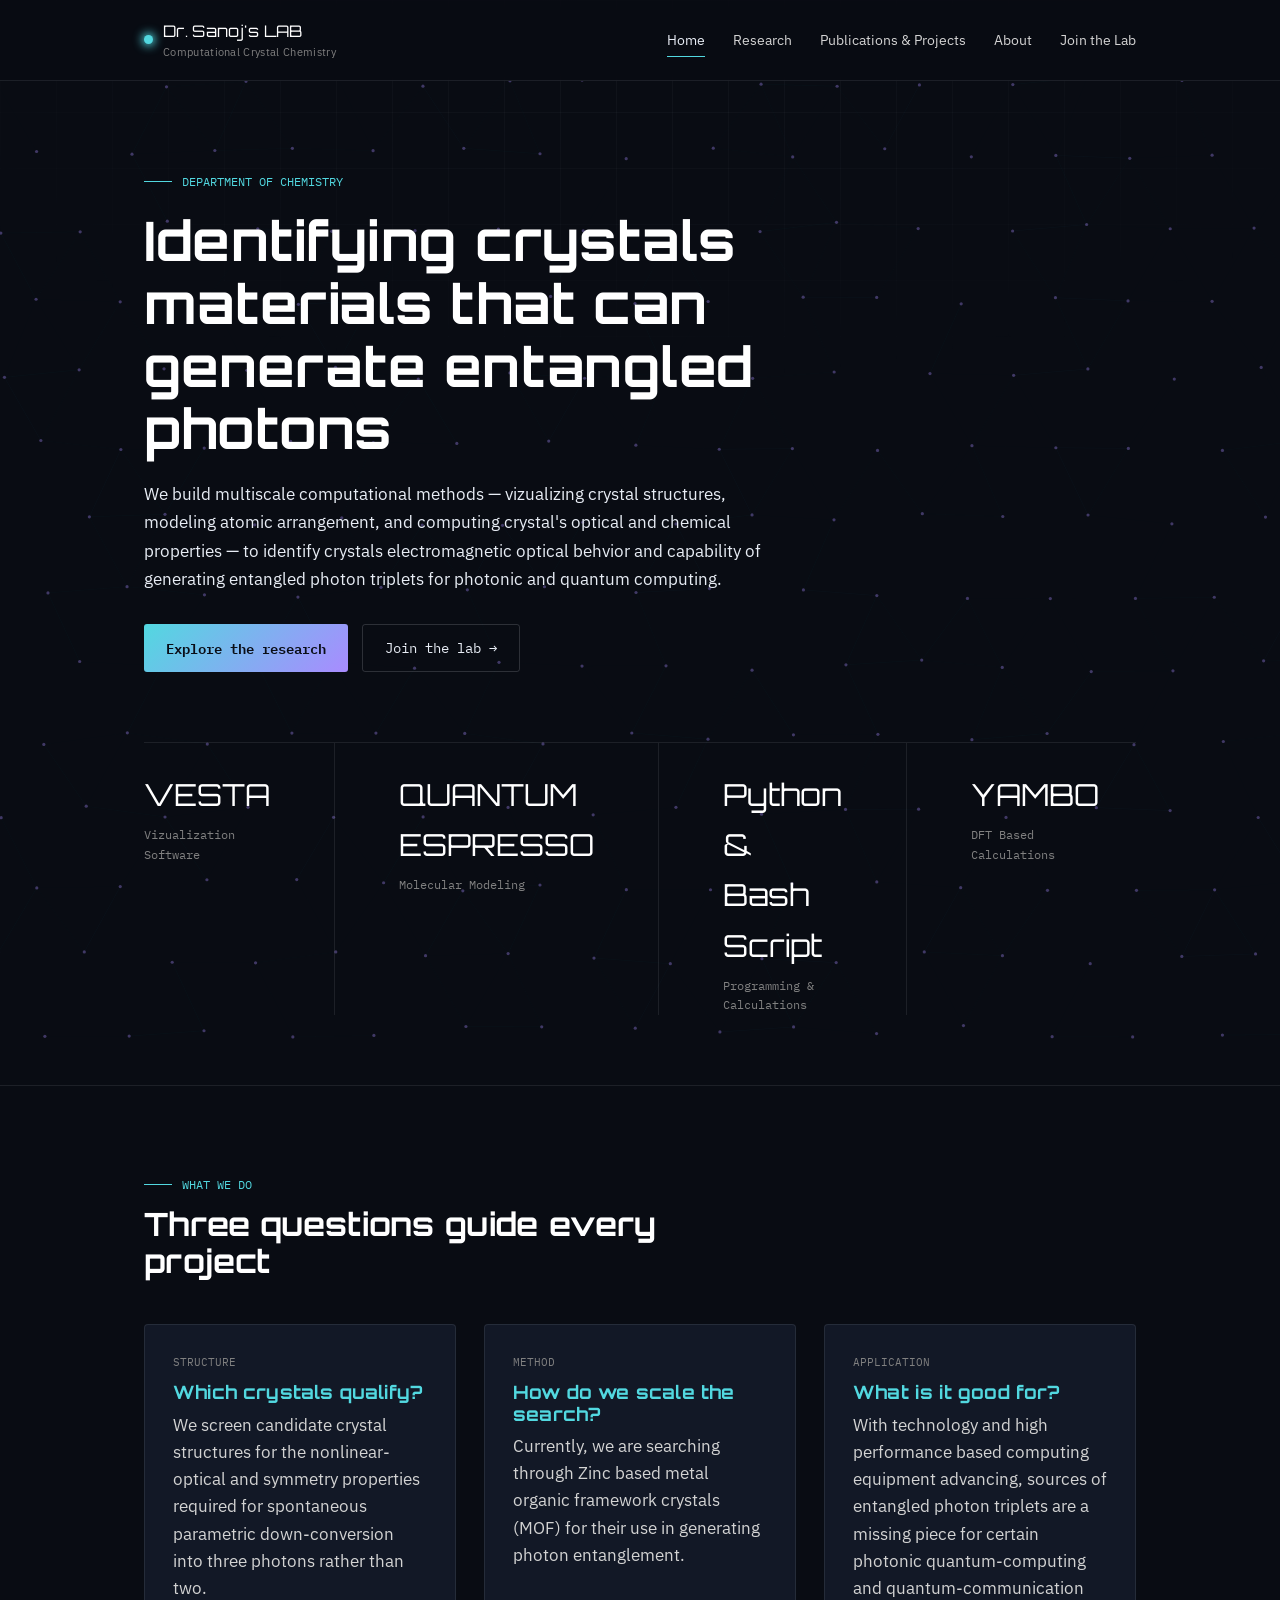
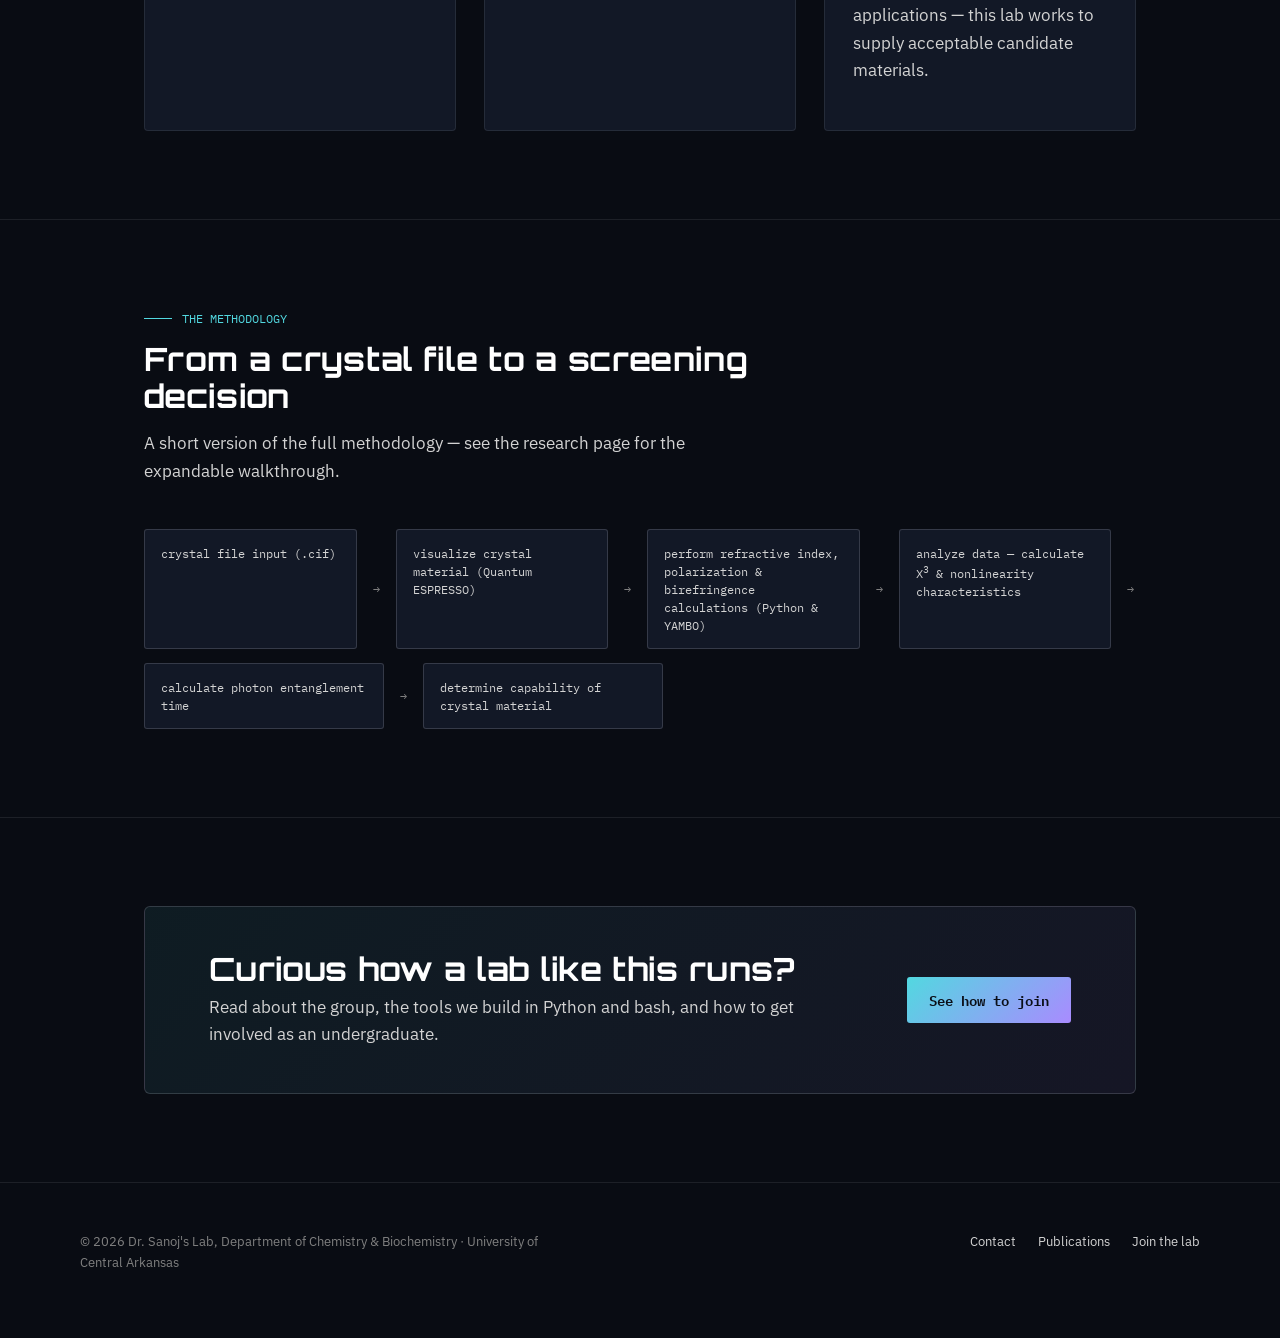
<file: index.html>
<!DOCTYPE html>
<html lang="en">
<head>
<meta charset="UTF-8">
<meta name="viewport" content="width=device-width, initial-scale=1.0">
<title>Dr. Sanoj's Lab — Computational Crystal Chemistry</title>
<meta name="description" content="The Computational Chemistry Lab is working to develop multiscale computational methods to identify crystals suited to generate entangled photons for quantum and photonic computing.">
<link rel="preconnect" href="https://fonts.googleapis.com">
<link href="https://fonts.googleapis.com/css2?family=Orbitron:wght@600;700;800&family=IBM+Plex+Sans:wght@400;500;600&family=IBM+Plex+Mono:wght@400;500&display=swap" rel="stylesheet">
<link rel="stylesheet" href="style.css">
<style>
  .hero{
    padding: 90px 0 70px;
    position: relative;
    overflow: hidden;
  }
  #lattice-canvas{
    position: absolute; inset: 0;
    width: 100%; height: 100%;
    z-index: 0;
  }
  .hero .wrap{ position:relative; z-index:1; }
  .hero-top{ display:flex; gap: 60px; align-items:flex-end; flex-wrap:wrap; }
  .hero-copy{ max-width: 620px; }
  .hero .kicker{ margin-bottom: 18px; }
  .hero h1{ margin-bottom: 20px; }
  .hero .lead{ margin-bottom: 30px; }
  .hero-actions{ display:flex; gap:14px; flex-wrap:wrap; }

  .stat-strip{
    display:grid; grid-template-columns: repeat(4,1fr);
    border-top: 1px solid var(--line);
    margin-top: 70px;
  }
  .stat{ padding: 26px var(--edge) 0; border-left: 1px solid var(--line); }
  .stat:first-child{ border-left:none; padding-left:0; }
  .stat .num{ font-family: var(--display); font-size: 1.9rem; color:#fff; }
  .stat .lbl{ font-family: var(--mono); font-size:0.74rem; color: var(--text-faint); margin-top:6px; }
  @media (max-width:760px){ .stat-strip{ grid-template-columns:1fr 1fr; } .stat{ border-left:none; padding-left:0; margin-bottom:20px;} }

  .focus-grid .card h3{ display:flex; align-items:center; gap:10px; color: var(--cyan); }
  .focus-grid .card .tag{ font-family: var(--mono); font-size:0.7rem; color: var(--text-faint); margin-bottom:10px; display:block; }

  .methodology-preview{
    display:flex; align-items:stretch; gap:14px; flex-wrap:wrap;
    font-family: var(--mono); font-size:0.78rem; color: var(--text-dim);
  }
  .methodology-preview .step{
    padding: 14px 16px; border:1px solid var(--line-strong); border-radius:3px;
    background: var(--surface);
    flex: 1 1 190px;
    max-width: 240px;
    line-height: 1.45;
    overflow-wrap: break-word;
    word-break: break-word;
    white-space: normal;
  }
  .methodology-preview .arrow{
    display:flex; align-items:center;
    padding: 0 2px; color: var(--text-faint);
    flex: 0 0 auto;
  }
  @media (max-width: 760px){
    .methodology-preview{ flex-direction:column; }
    .methodology-preview .step{ max-width:none; }
    .methodology-preview .arrow{ transform: rotate(90deg); padding: 4px 0; align-self:flex-start; margin-left: 20px; }
  }

  .cta-band{
    background: linear-gradient(135deg, rgba(82,216,224,0.08), rgba(169,139,255,0.08));
    border: 1px solid var(--line-strong);
    border-radius: 6px;
    padding: 44px var(--edge);
    display:flex; justify-content:space-between; align-items:center; gap:24px; flex-wrap:wrap;
  }
  .cta-band h2{ margin-bottom:6px; }
  .cta-band p{ margin:0; }
</style>
</head>
<body>

<header class="site">
  <div class="nav">
    <a class="brand" href="index.html">
      <span class="node"></span>
      <span>Dr. Sanoj's LAB<small>Computational Crystal Chemistry</small></span>
    </a>
    <button class="nav-toggle" aria-label="Toggle menu" aria-expanded="false">☰</button>
    <nav class="links">
      <a href="index.html">Home</a>
      <a href="research.html">Research</a>
      <a href="work.html">Publications &amp; Projects</a>
      <a href="about.html">About</a>
      <a href="join.html">Join the Lab</a>
    </nav>
  </div>
</header>

<section class="hero">
  <canvas id="lattice-canvas"></canvas>
  <div class="wrap">
    <div class="hero-top">
      <div class="hero-copy">
        <div class="kicker"><span class="rule"></span>DEPARTMENT OF CHEMISTRY</div>
        <h1>Identifying crystals materials that can generate entangled photons</h1>
        <p class="lead">We build multiscale computational methods — vizualizing crystal structures, modeling atomic arrangement, and computing crystal's optical and chemical properties — to identify crystals electromagnetic optical behvior and capability of generating entangled photon triplets for photonic and quantum computing.</p>
        <div class="hero-actions">
          <a class="btn primary" href="research.html">Explore the research</a>
          <a class="btn" href="join.html">Join the lab →</a>
        </div>
      </div>
    </div>

    <div class="stat-strip">
      <div class="stat"><div class="num">VESTA</div><div class="lbl">Vizualization Software</div></div>
      <div class="stat"><div class="num">QUANTUM ESPRESSO</div><div class="lbl">Molecular Modeling</div></div>
      <div class="stat"><div class="num">Python &amp; Bash Script</div><div class="lbl">Programming &amp; Calculations</div></div>
      <div class="stat"><div class="num">YAMBO</div><div class="lbl">DFT Based Calculations</div></div>
    </div>
  </div>
</section>

<section>
  <div class="wrap">
    <div class="section-head">
      <div class="kicker"><span class="rule"></span>WHAT WE DO</div>
      <h2>Three questions guide every project</h2>
    </div>
    <div class="grid-3 focus-grid">
      <div class="card">
        <span class="tag">STRUCTURE</span>
        <h3>Which crystals qualify?</h3>
        <p>We screen candidate crystal structures for the nonlinear-optical and symmetry properties required for spontaneous parametric down-conversion into three photons rather than two.</p>
      </div>
      <div class="card">
        <span class="tag">METHOD</span>
        <h3>How do we scale the search?</h3>
        <p>Currently, we are searching through Zinc based metal organic framework crystals (MOF) for their use in generating photon entanglement.</p>
      </div>
      <div class="card">
        <span class="tag">APPLICATION</span>
        <h3>What is it good for?</h3>
        <p>With technology and high performance based computing equipment advancing, sources of entangled photon triplets are a missing piece for certain photonic quantum-computing and quantum-communication applications — this lab works to supply acceptable candidate materials.</p>
      </div>
    </div>
  </div>
</section>

<section>
  <div class="wrap">
    <div class="section-head">
      <div class="kicker"><span class="rule"></span>THE METHODOLOGY</div>
      <h2>From a crystal file to a screening decision</h2>
      <p>A short version of the full methodology — see the research page for the expandable walkthrough.</p>
    </div>
    <div class="methodology-preview">
      <div class="step">crystal file input (.cif)</div><div class="arrow">→</div>
      <div class="step">visualize crystal material (Quantum ESPRESSO)</div><div class="arrow">→</div>
      <div class="step">perform refractive index, polarization &amp; birefringence calculations (Python &amp; YAMBO)</div><div class="arrow">→</div>
      <div class="step">analyze data — calculate X<sup>3</sup> &amp; nonlinearity characteristics</div><div class="arrow">→</div>
      <div class="step">calculate photon entanglement time</div><div class="arrow">→</div>
      <div class="step">determine capability of crystal material</div>
    </div>
  </div>
</section>

<section>
  <div class="wrap">
    <div class="cta-band">
      <div>
        <h2>Curious how a lab like this runs?</h2>
        <p>Read about the group, the tools we build in Python and bash, and how to get involved as an undergraduate.</p>
      </div>
      <a class="btn primary" href="join.html">See how to join</a>
    </div>
  </div>
</section>

<footer>
  <div class="wrap">
    <p>© 2026 Dr. Sanoj's Lab, Department of Chemistry &amp; Biochemistry · University of Central Arkansas</p>
    <div class="flinks">
      <a href="about.html#contact">Contact</a>
      <a href="work.html">Publications</a>
      <a href="join.html">Join the lab</a>
    </div>
  </div>
</footer>

<script src="script.js"></script>
</body>
</html>
</file>
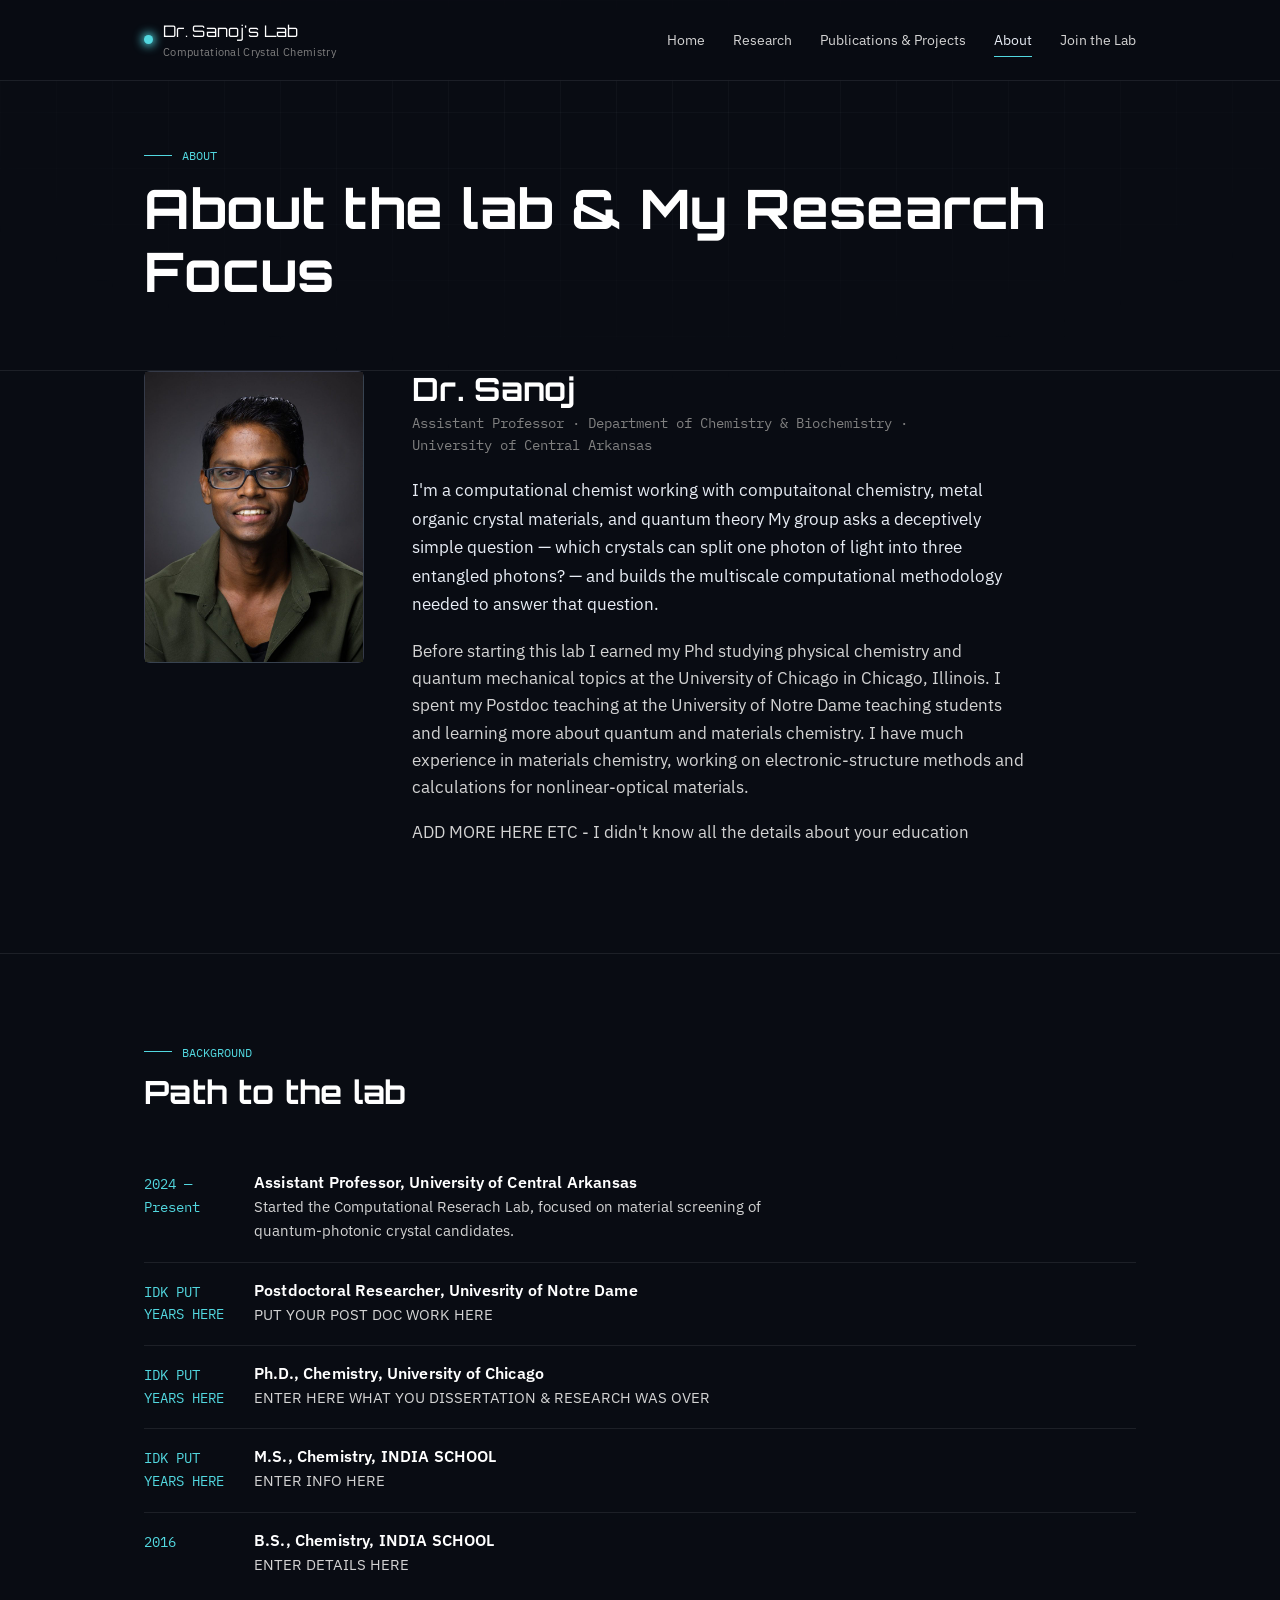
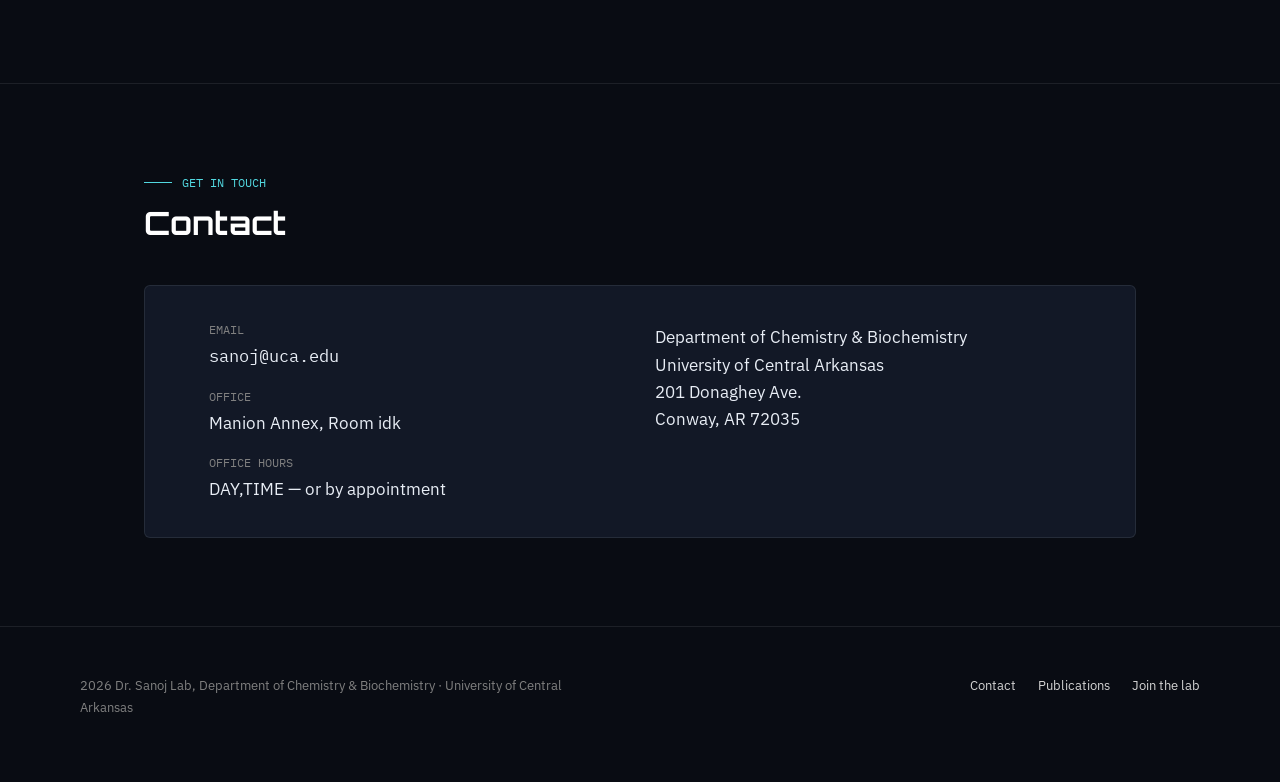
<file: about.html>
<!DOCTYPE html>
<html lang="en">
<head>
<meta charset="UTF-8">
<meta name="viewport" content="width=device-width, initial-scale=1.0">
<title>About — Dr. Sanoj's Lab</title>
<link rel="preconnect" href="https://fonts.googleapis.com">
<link href="https://fonts.googleapis.com/css2?family=Orbitron:wght@600;700;800&family=IBM+Plex+Sans:wght@400;500;600&family=IBM+Plex+Mono:wght@400;500&display=swap" rel="stylesheet">
<link rel="stylesheet" href="style.css">
<style>
  .about-hero{ padding: 64px 0 40px; }
  .about-grid{ display:grid; grid-template-columns: 220px 1fr; gap: 48px; align-items:start; }
  @media (max-width:700px){ .about-grid{ grid-template-columns:1fr; } }
  .portrait{
    width: 100%; aspect-ratio: 1;
    border-radius: 6px;
    background:
      radial-gradient(circle at 30% 30%, var(--cyan-dim), transparent 60%),
      radial-gradient(circle at 70% 70%, var(--violet-dim), transparent 60%),
      var(--surface);
    border: 1px solid var(--line-strong);
    display:flex; align-items:center; justify-content:center;
    font-family: var(--display); font-size:2.4rem; color: var(--text-faint);
  }

  .timeline{ list-style:none; margin:0; padding:0; }
  .timeline li{
    display:grid; grid-template-columns: 90px 1fr; gap: 20px;
    padding: 18px 0; border-top: 1px solid var(--line);
  }
  .timeline li:first-child{ border-top:none; }
  .timeline .yr{ font-family: var(--mono); color: var(--cyan); font-size:0.86rem; }
  .timeline h4{ margin:0 0 4px; font-size:0.98rem; color:#fff; font-family: var(--body); font-weight:600; }
  .timeline p{ margin:0; font-size: 0.92rem; }

  #contact{ scroll-margin-top: 100px; }
  .contact-card{
    background: var(--surface); border:1px solid var(--line); border-radius:6px;
    padding: 34px var(--edge);
    display:grid; grid-template-columns: 1fr 1fr; gap: 30px;
  }
  @media (max-width:700px){ .contact-card{ grid-template-columns:1fr; } }
  .contact-card dl{ margin:0; }
  .contact-card dt{ font-family: var(--mono); font-size:0.72rem; color: var(--text-faint); margin-top:16px; }
  .contact-card dt:first-child{ margin-top:0; }
  .contact-card dd{ margin:4px 0 0; color: var(--text); }
</style>
</head>
<body>

<header class="site">
  <div class="nav">
    <a class="brand" href="index.html">
      <span class="node"></span>
      <span>Dr. Sanoj's Lab<small>Computational Crystal Chemistry</small></span>
    </a>
    <button class="nav-toggle" aria-label="Toggle menu" aria-expanded="false">☰</button>
    <nav class="links">
      <a href="index.html">Home</a>
      <a href="research.html">Research</a>
      <a href="work.html">Publications &amp; Projects</a>
      <a href="about.html">About</a>
      <a href="join.html">Join the Lab</a>
    </nav>
  </div>
</header>

<section class="about-hero">
  <div class="wrap">
    <div class="kicker"><span class="rule"></span>ABOUT</div>
    <h1>About the lab &amp; My Research Focus</h1>
  </div>
</section>

<section style="padding-top:0;">
  <div class="wrap">
    <div class="about-grid">
      <div class="portrait" aria-hidden="true"><img src="Sanojimage.jpg" alt="Department photo of Dr. Sanoj"></div>
      <div>
        <h2 style="margin-bottom:4px;">Dr. Sanoj</h2>
        <p class="mono" style="color:var(--text-faint); font-size:0.85rem; margin-bottom:20px;">Assistant Professor · Department of Chemistry &amp Biochemistry · University of Central Arkansas</p>
        <p class="lead">I'm a computational chemist working with computaitonal chemistry, metal organic crystal materials, and quantum theory My group asks a deceptively simple question — which crystals can split one photon of light into three entangled photons? — and builds the multiscale computational methodology needed to answer that question.</p>
        <p>Before starting this lab I earned my Phd studying physical chemistry and quantum mechanical topics at the University of Chicago in Chicago, Illinois. I spent my Postdoc teaching at the University of Notre Dame teaching students and learning more about quantum and materials chemistry. I have much experience in materials chemistry, working on electronic-structure methods and calculations for nonlinear-optical materials. </p>
        <p>ADD MORE HERE ETC  - I didn't know all the details about your education</p>
      </div>
    </div>
  </div>
</section>

<section>
  <div class="wrap">
    <div class="section-head">
      <div class="kicker"><span class="rule"></span>BACKGROUND</div>
      <h2>Path to the lab</h2>
    </div>
    <ul class="timeline">
      <li>
        <span class="yr">2024 — Present</span>
        <div><h4>Assistant Professor, University of Central Arkansas</h4><p>Started the Computational Reserach Lab, focused on material screening of quantum-photonic crystal candidates.</p></div>
      </li>
      <li>
        <span class="yr">IDK PUT YEARS HERE</span>
        <div><h4>Postdoctoral Researcher, Univesrity of Notre Dame</h4><p>PUT YOUR POST DOC WORK HERE</p></div>
      </li>
      <li>
        <span class="yr">IDK PUT YEARS HERE </span>
        <div><h4>Ph.D., Chemistry, University of Chicago</h4><p>ENTER HERE WHAT YOU DISSERTATION &amp RESEARCH WAS OVER</p></div>
      </li>
      <li>
        <span class="yr">IDK PUT YEARS HERE</span>
        <div><h4>M.S., Chemistry, INDIA SCHOOL</h4><p>ENTER INFO HERE</p></div>
      </li>
      <li>
        <span class="yr">2016</span>
        <div><h4>B.S., Chemistry, INDIA SCHOOL</h4><p>ENTER DETAILS HERE</p></div>
      </li>
    </ul>
  </div>
</section>

<section id="contact">
  <div class="wrap">
    <div class="section-head">
      <div class="kicker"><span class="rule"></span>GET IN TOUCH</div>
      <h2>Contact</h2>
    </div>
    <div class="contact-card">
      <dl>
        <dt>EMAIL</dt><dd class="mono">sanoj@uca.edu</dd>
        <dt>OFFICE</dt><dd>Manion Annex, Room idk</dd>
        <dt>OFFICE HOURS</dt><dd>DAY,TIME — or by appointment</dd>
      </dl>
      <dl>
        <dd>Department of Chemistry &amp Biochemistry<br>University of Central Arkansas<br>201 Donaghey Ave.<br>Conway, AR 72035</dd>
      </dl>
    </div>
  </div>
</section>

<footer>
  <div class="wrap">
    <p> 2026 Dr. Sanoj Lab, Department of Chemistry & Biochemistry · University of Central Arkansas</p>
    <div class="flinks">
      <a href="about.html#contact">Contact</a>
      <a href="work.html">Publications</a>
      <a href="join.html">Join the lab</a>
    </div>
  </div>
</footer>

<script src="script.js"></script>
</body>
</html>
</file>
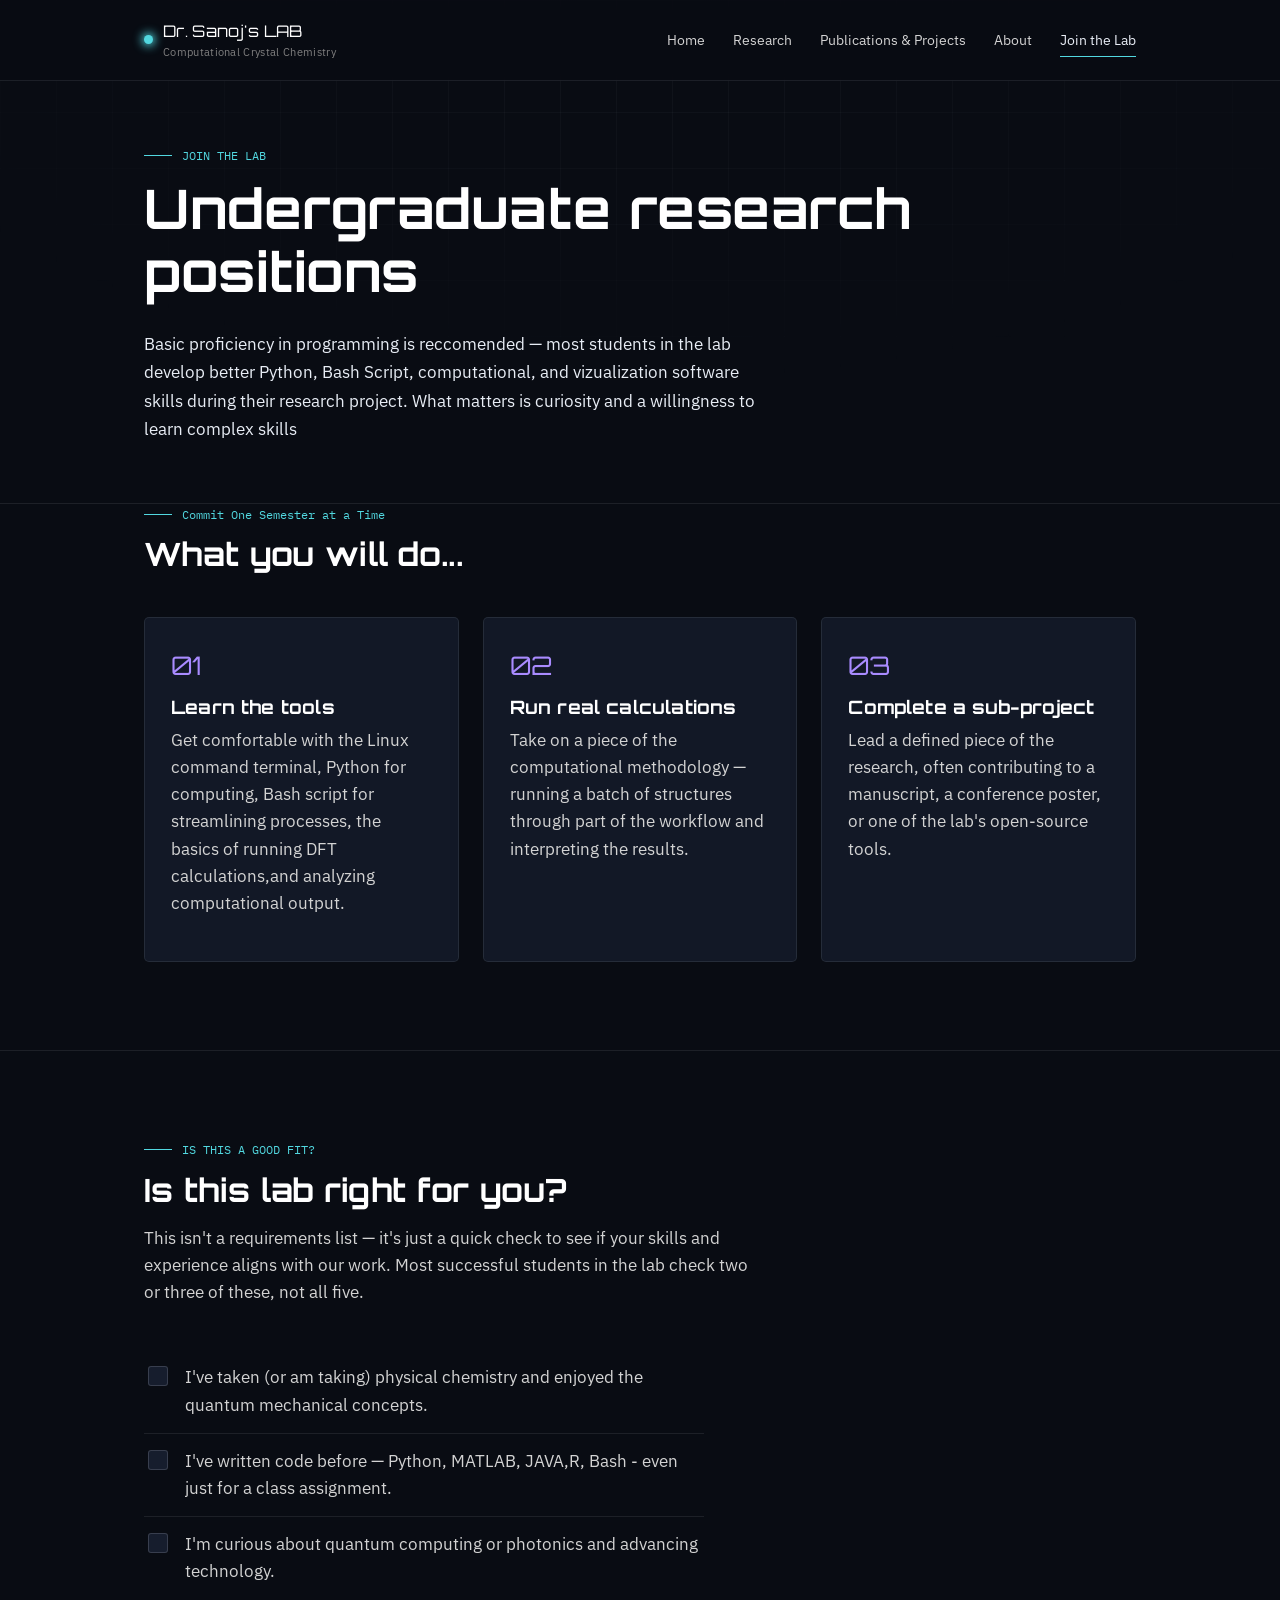
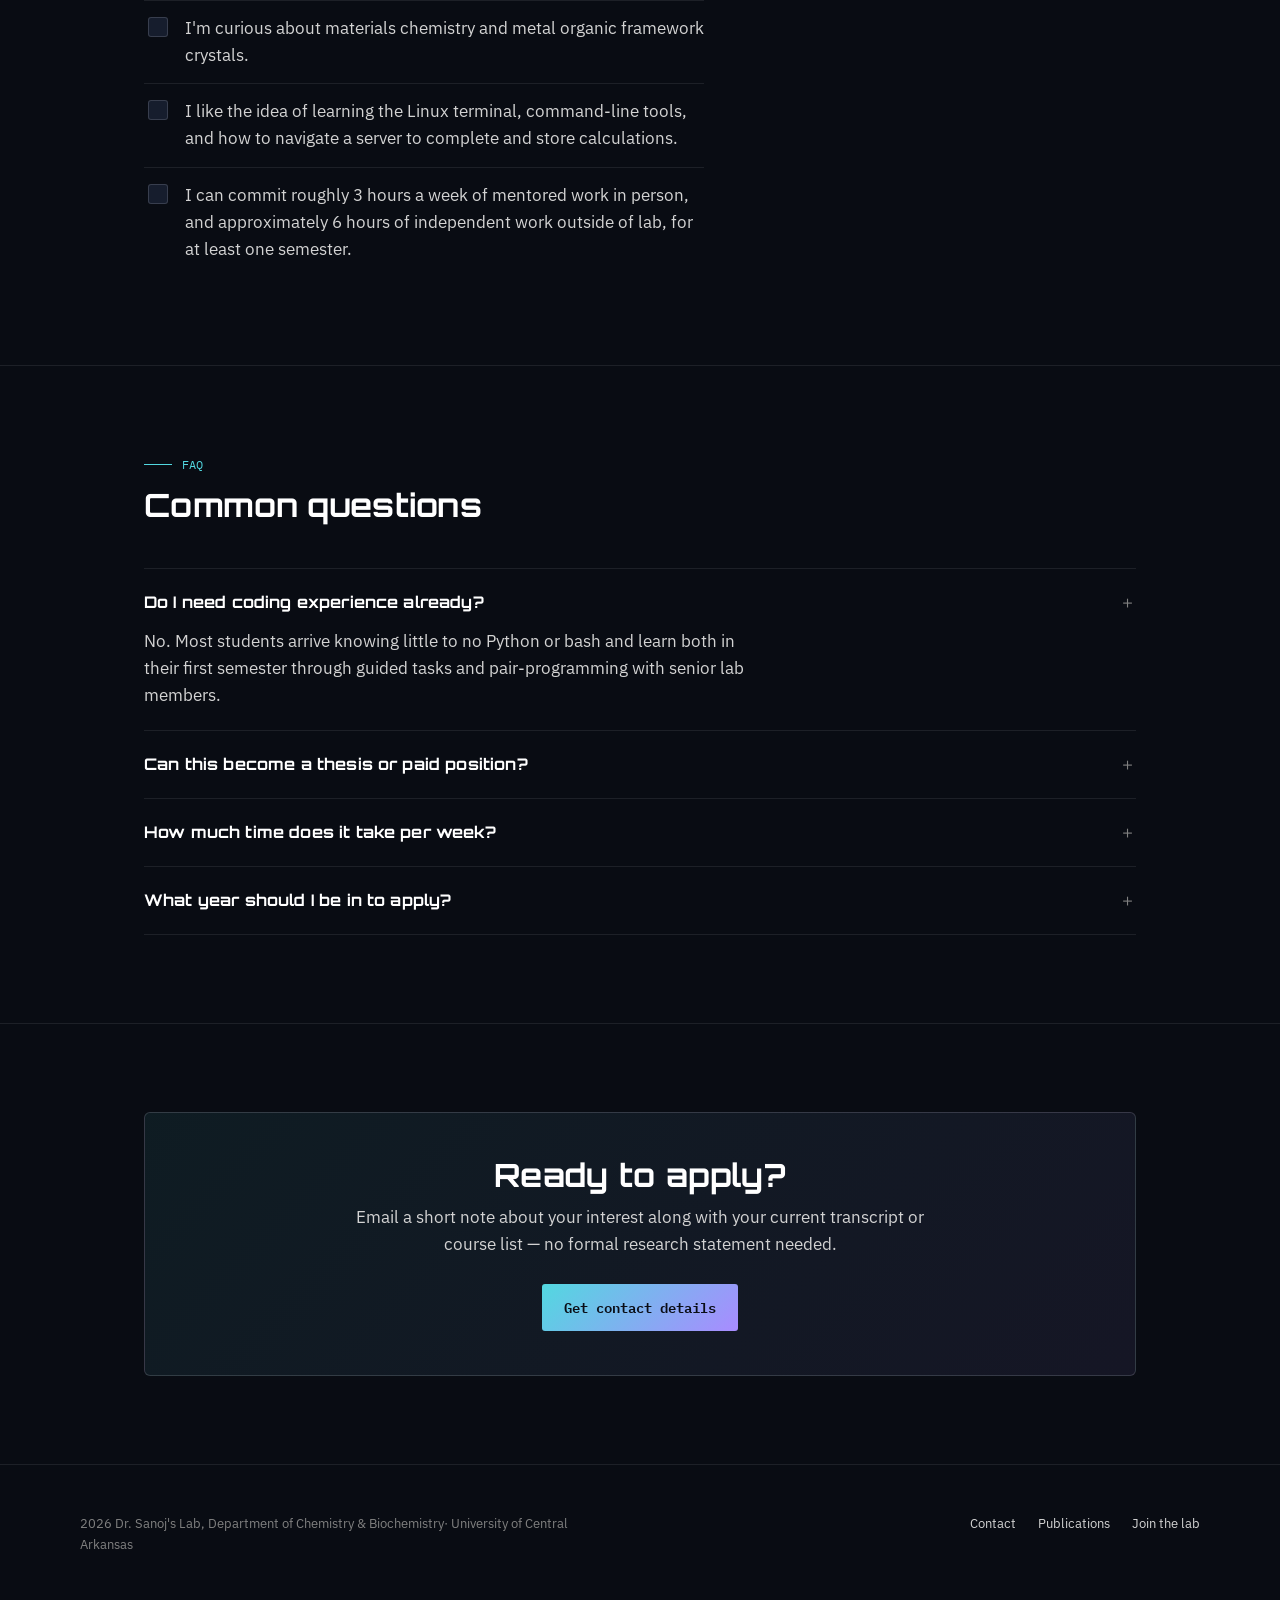
<file: join.html>
<!DOCTYPE html>
<html lang="en">
<head>
<meta charset="UTF-8">
<meta name="viewport" content="width=device-width, initial-scale=1.0">
<title>Join the Lab — Dr. Sanoj's Lab</title>
<link rel="preconnect" href="https://fonts.googleapis.com">
<link href="https://fonts.googleapis.com/css2?family=Orbitron:wght@600;700;800&family=IBM+Plex+Sans:wght@400;500;600&family=IBM+Plex+Mono:wght@400;500&display=swap" rel="stylesheet">
<link rel="stylesheet" href="style.css">
<style>
  .page-hero{ padding: 64px 0 40px; }

  .path-grid{ display:grid; grid-template-columns: repeat(3,1fr); gap: 24px; }
  @media (max-width:820px){ .path-grid{ grid-template-columns:1fr; } }
  .path{ border:1px solid var(--line); border-radius:5px; padding:26px; background: var(--surface); }
  .path .idx{ font-family: var(--display); font-size:1.6rem; color: var(--violet); display:block; margin-bottom:10px; }

  .checklist{ list-style:none; margin:0; padding:0; max-width: 560px; }
  .checklist li{
    display:flex; gap:14px; align-items:flex-start;
    padding: 14px 0; border-top:1px solid var(--line);
  }
  .checklist li:first-child{ border-top:none; }
  .checklist input[type="checkbox"]{
    appearance:none; width:20px; height:20px; margin-top:2px; flex:none;
    border:1px solid var(--line-strong); border-radius:3px; cursor:pointer;
    position:relative; background: var(--surface-2);
  }
  .checklist input[type="checkbox"]:checked{ border-color: var(--cyan); background: var(--cyan-dim); }
  .checklist input[type="checkbox"]:checked::after{
    content:"✓"; position:absolute; inset:0; display:flex; align-items:center; justify-content:center;
    color: var(--cyan); font-size:13px;
  }
  .checklist label{ cursor:pointer; color: var(--text-dim); }
  .checklist input:checked + label{ color: var(--text); }
  #ready-msg{
    margin-top: 18px; font-family: var(--mono); font-size:0.85rem; color: var(--text-faint);
    padding: 14px 16px; border:1px dashed var(--line-strong); border-radius:4px; display:none;
  }
  #ready-msg.show{ display:block; color: var(--cyan); border-color: var(--cyan); }

  .faq-item{ border-top: 1px solid var(--line); padding: 20px 0; }
  .faq-item:last-child{ border-bottom: 1px solid var(--line); }
  .faq-q{ display:flex; justify-content:space-between; align-items:center; cursor:pointer; gap:20px; }
  .faq-q h3{ margin:0; font-size:1rem; }
  .faq-q .plus{ font-family: var(--mono); color: var(--text-faint); flex:none; }
  .faq-a{ max-height:0; overflow:hidden; transition: max-height .3s ease; }
  .faq-item.open .faq-a{ max-height: 220px; }
  .faq-a p{ margin: 12px 0 0; }

  .apply-box{
    background: linear-gradient(135deg, rgba(82,216,224,0.08), rgba(169,139,255,0.08));
    border: 1px solid var(--line-strong);
    border-radius: 6px;
    padding: 44px var(--edge);
    text-align:center;
  }
  .apply-box h2{ margin-bottom:10px; }
  .apply-box p{ margin: 0 auto 26px; }
</style>
</head>
<body>

<header class="site">
  <div class="nav">
    <a class="brand" href="index.html">
      <span class="node"></span>
      <span>Dr. Sanoj's LAB<small>Computational Crystal Chemistry</small></span>
    </a>
    <button class="nav-toggle" aria-label="Toggle menu" aria-expanded="false">☰</button>
    <nav class="links">
      <a href="index.html">Home</a>
      <a href="research.html">Research</a>
      <a href="work.html">Publications &amp; Projects</a>
      <a href="about.html">About</a>
      <a href="join.html">Join the Lab</a>
    </nav>
  </div>
</header>

<section class="page-hero">
  <div class="wrap">
    <div class="kicker"><span class="rule"></span>JOIN THE LAB</div>
    <h1>Undergraduate research positions</h1>
    <p class="lead">Basic proficiency in programming is reccomended — most students in the lab develop better Python, Bash Script, computational, and vizualization software skills during their research project. What matters is curiosity and a willingness to learn complex skills</p>
  </div>
</section>

<section style="padding-top:0;">
  <div class="wrap">
    <div class="section-head">
      <div class="kicker"><span class="rule"></span>Commit One Semester at a Time</div>
      <h2>What you will do...</h2>
    </div>
    <div class="path-grid">
      <div class="path">
        <span class="idx">01</span>
        <h3>Learn the tools</h3>
        <p>Get comfortable with the Linux command terminal, Python for computing, Bash script for streamlining processes, the basics of running DFT calculations,and analyzing computational output.</p>
      </div>
      <div class="path">
        <span class="idx">02</span>
        <h3>Run real calculations</h3>
        <p>Take on a piece of the computational methodology — running a batch of structures through part of the workflow and interpreting the results.</p>
      </div>
      <div class="path">
        <span class="idx">03</span>
        <h3>Complete a sub-project</h3>
        <p>Lead a defined piece of the research, often contributing to a manuscript, a conference poster, or one of the lab's open-source tools.</p>
      </div>
    </div>
  </div>
</section>

<section>
  <div class="wrap">
    <div class="section-head">
      <div class="kicker"><span class="rule"></span>IS THIS A GOOD FIT?</div>
      <h2>Is this lab right for you?</h2>
      <p>This isn't a requirements list — it's just a quick check to see if your skills and experience aligns with our work. Most successful students in the lab check two or three of these, not all five.</p>
    </div>
    <ul class="checklist" id="fit-list">
      <li><input type="checkbox" id="c1"><label for="c1">I've taken (or am taking) physical chemistry and enjoyed the quantum mechanical concepts.</label></li>
      <li><input type="checkbox" id="c2"><label for="c2">I've written code before — Python, MATLAB, JAVA,R, Bash -  even just for a class assignment.</label></li>
      <li><input type="checkbox" id="c3"><label for="c3">I'm curious about quantum computing or photonics and advancing technology.</label></li>
       <li><input type="checkbox" id="c4"><label for="c3">I'm curious about materials chemistry and metal organic framework crystals.</label></li>
      <li><input type="checkbox" id="c5"><label for="c4">I like the idea of learning the Linux terminal,  command-line tools, and how to navigate a server to complete and store calculations.</label></li>
      <li><input type="checkbox" id="c6"><label for="c5">I can commit roughly 3 hours a week of mentored work in person, and approximately 6 hours of independent work outside of lab, for at least one semester.</label></li>
    </ul>
    <div id="ready-msg" class="mono"></div>
  </div>
</section>

<section>
  <div class="wrap">
    <div class="section-head">
      <div class="kicker"><span class="rule"></span>FAQ</div>
      <h2>Common questions</h2>
    </div>
    <div class="faq-list">
      <div class="faq-item open">
        <div class="faq-q"><h3>Do I need coding experience already?</h3><span class="plus">＋</span></div>
        <div class="faq-a"><p>No. Most students arrive knowing little to no Python or bash and learn both in their first semester through guided tasks and pair-programming with senior lab members.</p></div>
      </div>
      <div class="faq-item">
        <div class="faq-q"><h3>Can this become a thesis or paid position?</h3><span class="plus">＋</span></div>
        <div class="faq-a"><p>Yes — many students who stay beyond the first semester move into a paid research-assistant role or an honors thesis project, depending on department funding and your progress.</p></div>
      </div>
      <div class="faq-item">
        <div class="faq-q"><h3>How much time does it take per week?</h3><span class="plus">＋</span></div>
        <div class="faq-a"><p>Plan on 6–10 hours a week during the semester. This is flexible around your course schedule, but consistency matters more than total hours.</p></div>
      </div>
      <div class="faq-item">
        <div class="faq-q"><h3>What year should I be in to apply?</h3><span class="plus">＋</span></div>
        <div class="faq-a"><p>Sophomores and juniors are the most common starting point, since it gives time to ramp up and stay for multiple semesters, but strong first-years and seniors are also welcome to reach out.</p></div>
      </div>
    </div>
  </div>
</section>

<section>
  <div class="wrap">
    <div class="apply-box">
      <h2>Ready to apply?</h2>
      <p>Email a short note about your interest along with your current transcript or course list — no formal research statement needed.</p>
      <a class="btn primary" href="about.html#contact">Get contact details</a>
    </div>
  </div>
</section>

<footer>
  <div class="wrap">
    <p> 2026 Dr. Sanoj's Lab, Department of Chemistry &amp Biochemistry· University of Central Arkansas</p>
    <div class="flinks">
      <a href="about.html#contact">Contact</a>
      <a href="work.html">Publications</a>
      <a href="join.html">Join the lab</a>
    </div>
  </div>
</footer>

<script src="script.js"></script>
<script>
  // fit checklist -> encouragement message
  const boxes = document.querySelectorAll('#fit-list input[type="checkbox"]');
  const msg = document.getElementById('ready-msg');
  function updateMsg(){
    const checked = [...boxes].filter(b => b.checked).length;
    if(checked === 0){ msg.classList.remove('show'); return; }
    let text;
    if(checked <= 2) text = `${checked}/6 checked — doesn't seem to align with your interests. Reach out to get more information.`;
    else if(checked <= 3) text = `${checked}/6 checked — worth a conversation. Reach out and we'll figure out the rest together.`;
    else if(checked <= 5) text = `${checked}/6 checked — sounds like a solid fit. We'd love to hear from you.`;
    else text = `6/6 checked — you're exactly who this lab is looking for. Email us today.`;
    msg.textContent = text;
    msg.classList.add('show');
  }
  boxes.forEach(b => b.addEventListener('change', updateMsg));

  // FAQ accordion
  document.querySelectorAll('.faq-item').forEach(item => {
    item.querySelector('.faq-q').addEventListener('click', () => {
      const isOpen = item.classList.contains('open');
      document.querySelectorAll('.faq-item').forEach(i => i.classList.remove('open'));
      if(!isOpen) item.classList.add('open');
    });
  });
</script>
</body>
</html>
</file>
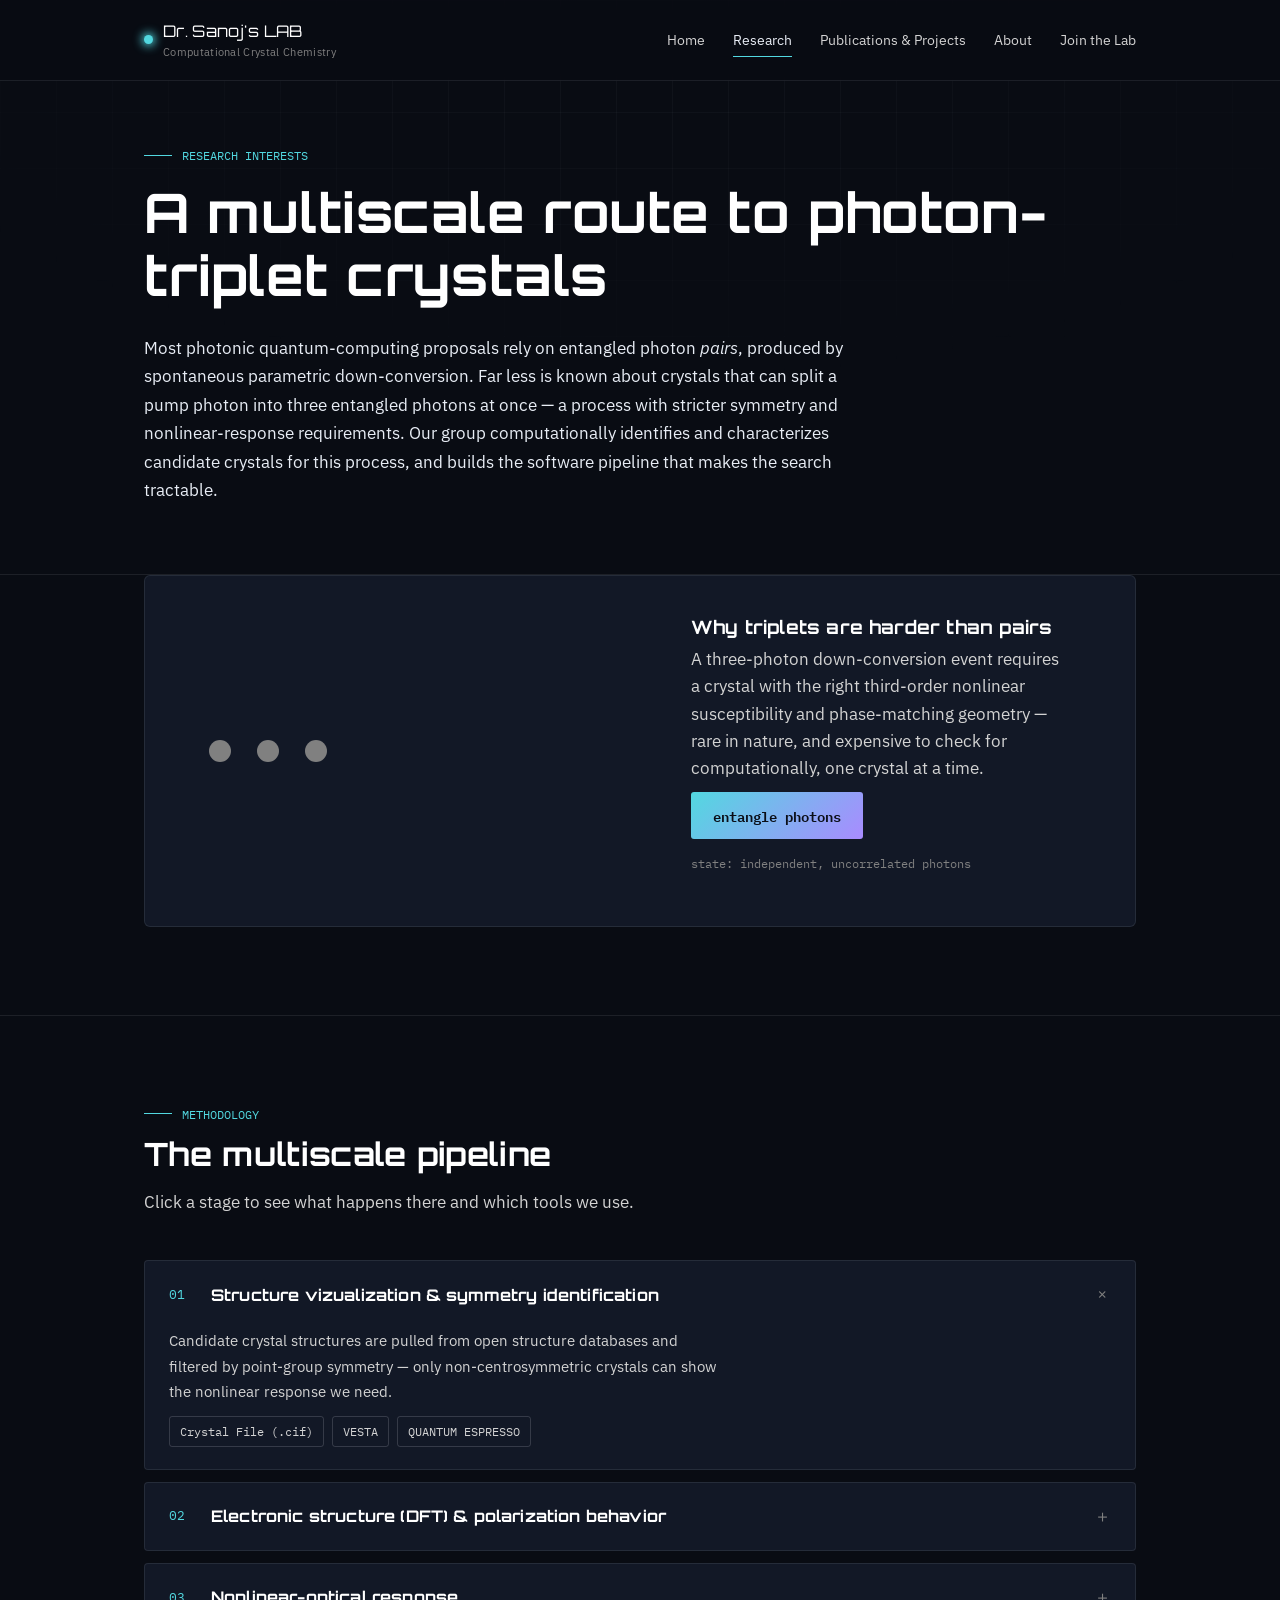
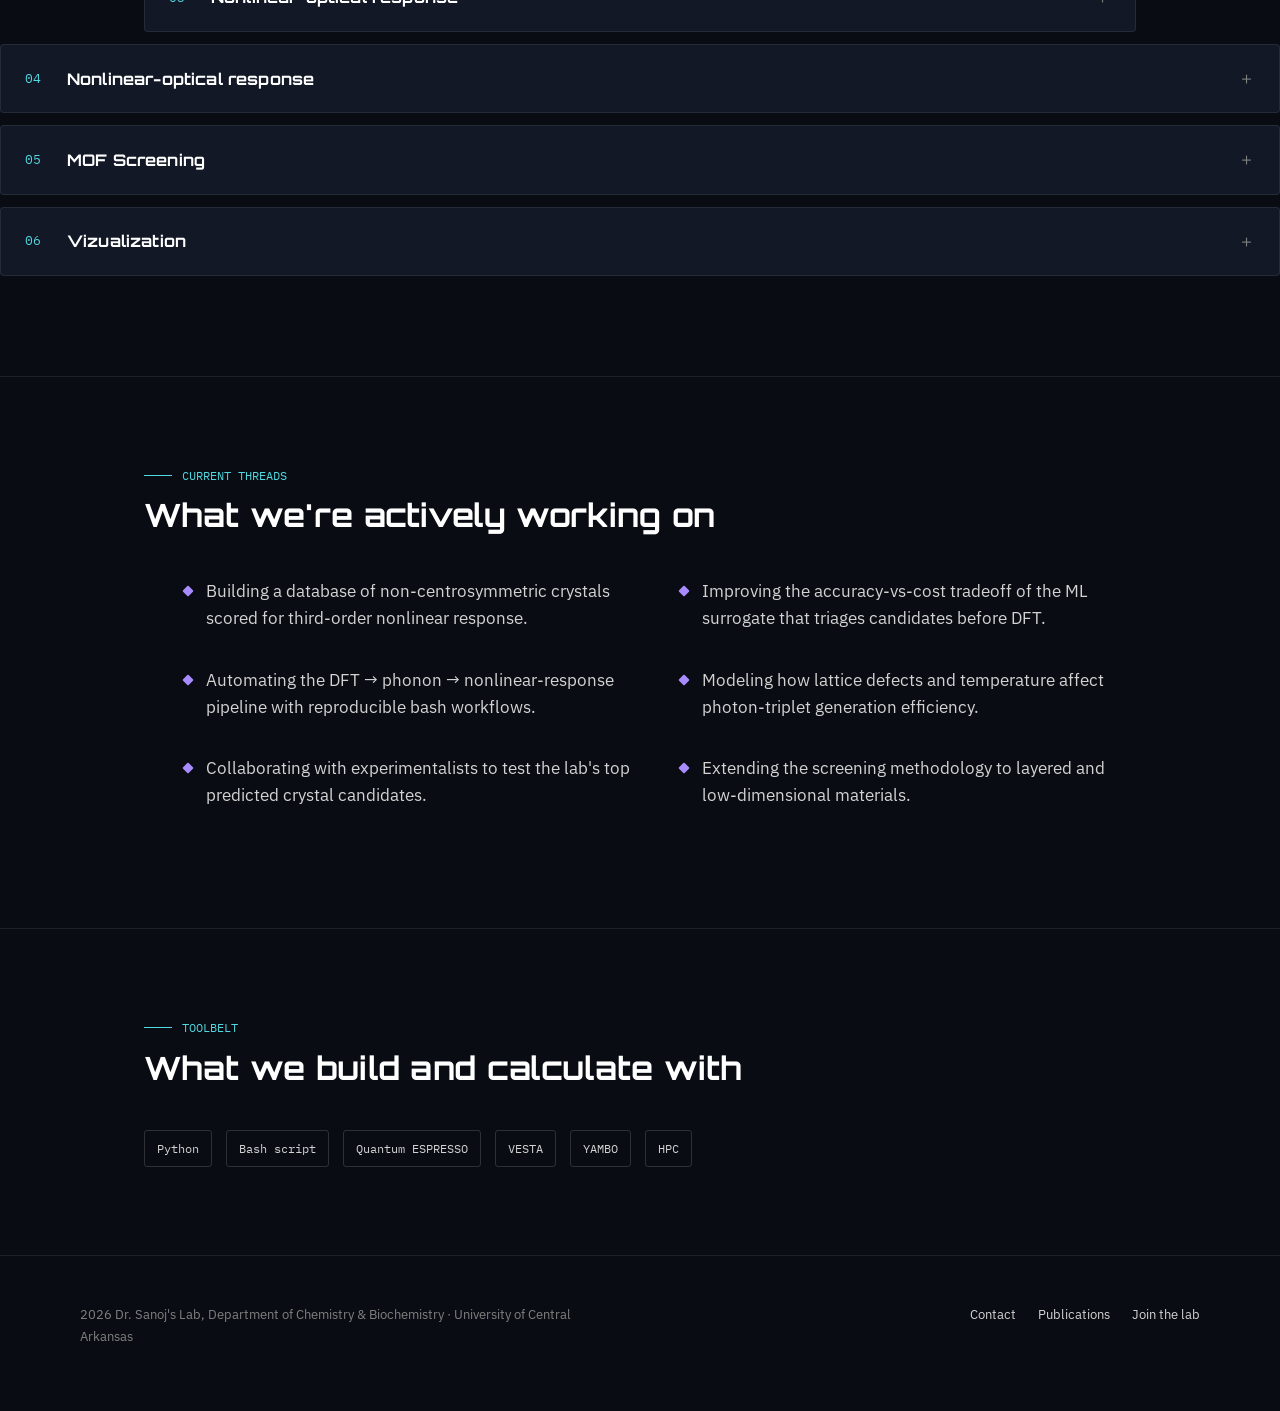
<file: research.html>
<!DOCTYPE html>
<html lang="en">
<head>
<meta charset="UTF-8">
<meta name="viewport" content="width=device-width, initial-scale=1.0">
<title>Research — Dr. Sanoj's Lab</title>
<meta name="description" content="Multiscale computational methodology for identifying crystals suited to entangled photon triplet generation.">
<link rel="preconnect" href="https://fonts.googleapis.com">
<link href="https://fonts.googleapis.com/css2?family=Orbitron:wght@600;700;800&family=IBM+Plex+Sans:wght@400;500;600&family=IBM+Plex+Mono:wght@400;500&display=swap" rel="stylesheet">
<link rel="stylesheet" href="style.css">
<style>
  .page-hero{ padding: 64px 0 50px; }
  .page-hero .kicker{ margin-bottom:16px; }
  .page-hero p.lead{ max-width: 700px; }

  /* entanglement demo */
  .demo-card{
    background: var(--surface);
    border: 1px solid var(--line);
    border-radius: 6px;
    padding: 40px var(--edge);
    display:flex; align-items:center; justify-content:space-between; gap:40px; flex-wrap:wrap;
  }
  .photon-rig{ display:flex; gap: 26px; align-items:center; }
  .photon{
    width: 22px; height:22px; border-radius:50%;
    background: var(--text-faint);
    box-shadow: none;
    transition: background .4s ease, box-shadow .4s ease;
  }
  .photon.entangled{
    background: radial-gradient(circle at 35% 35%, #fff, var(--cyan) 60%);
    box-shadow: 0 0 18px 4px var(--cyan-dim);
    animation: photonpulse 1.8s ease-in-out infinite;
  }
  .photon:nth-child(2).entangled{ box-shadow: 0 0 18px 4px var(--violet-dim); background: radial-gradient(circle at 35% 35%, #fff, var(--violet) 60%); animation-delay:.1s; }
  .photon:nth-child(3).entangled{ box-shadow: 0 0 18px 4px rgba(255,176,102,.35); background: radial-gradient(circle at 35% 35%, #fff, var(--amber) 60%); animation-delay:.2s; }
  @keyframes photonpulse{ 0%,100%{ transform:scale(1);} 50%{ transform:scale(1.35);} }
  .demo-text{ max-width: 380px; }
  #entangle-status{ font-family: var(--mono); font-size:0.78rem; color: var(--text-faint); display:block; margin-top:14px; min-height: 2.6em; }

  /* pipeline accordion */
  .pipe-step{
    border: 1px solid var(--line);
    border-radius: 4px;
    margin-bottom: 12px;
    background: var(--surface);
    overflow:hidden;
  }
  .pipe-head{
    display:flex; align-items:center; justify-content:space-between;
    padding: 20px 24px;
    cursor:pointer;
    user-select:none;
  }
  .pipe-head .left{ display:flex; align-items:center; gap:16px; }
  .pipe-head .idx{ font-family: var(--mono); color: var(--cyan); font-size:0.82rem; width: 26px; }
  .pipe-head h3{ margin:0; font-size:1rem; color:#fff; }
  .pipe-head .chev{ color: var(--text-faint); transition: transform .25s ease; font-family: var(--mono); }
  .pipe-step.open .chev{ transform: rotate(45deg); }
  .pipe-body{
    max-height:0; overflow:hidden; transition: max-height .3s ease;
    padding: 0 24px;
  }
  .pipe-step.open .pipe-body{ max-height: 260px; padding: 0 24px 22px; }
  .pipe-body p{ margin:0; color: var(--text-dim); font-size: 0.95rem; }
  .pipe-body .tools{ margin-top:12px; display:flex; gap:8px; flex-wrap:wrap; }

  /* toolbelt */
  .tool-row{ display:flex; gap: 14px; flex-wrap:wrap; }
  .tool-row .chip{ font-size:0.78rem; padding:7px 12px; }

  .interest-list{ display:grid; grid-template-columns: 1fr 1fr; gap: 20px 40px; }
  .interest-list li{ list-style:none; padding-left: 22px; position:relative; color: var(--text-dim); margin-bottom: 14px; max-width: 46ch; }
  .interest-list li::before{ content:""; position:absolute; left:0; top:9px; width:8px; height:8px; background: var(--violet); border-radius:1px; transform: rotate(45deg); }
  @media (max-width:700px){ .interest-list{ grid-template-columns:1fr; } }
</style>
</head>
<body>

<header class="site">
  <div class="nav">
    <a class="brand" href="index.html">
      <span class="node"></span>
      <span>Dr. Sanoj's LAB<small>Computational Crystal Chemistry</small></span>
    </a>
    <button class="nav-toggle" aria-label="Toggle menu" aria-expanded="false">☰</button>
    <nav class="links">
      <a href="index.html">Home</a>
      <a href="research.html">Research</a>
      <a href="work.html">Publications &amp; Projects</a>
      <a href="about.html">About</a>
      <a href="join.html">Join the Lab</a>
    </nav>
  </div>
</header>

<section class="page-hero">
  <div class="wrap">
    <div class="kicker"><span class="rule"></span>RESEARCH INTERESTS</div>
    <h1>A multiscale route to photon-triplet crystals</h1>
    <p class="lead">Most photonic quantum-computing proposals rely on entangled photon <em>pairs</em>, produced by spontaneous parametric down-conversion. Far less is known about crystals that can split a pump photon into three entangled photons at once — a process with stricter symmetry and nonlinear-response requirements. Our group computationally identifies and characterizes candidate crystals for this process, and builds the software pipeline that makes the search tractable.</p>
  </div>
</section>

<section style="padding-top:0;">
  <div class="wrap">
    <div class="demo-card">
      <div class="photon-rig" aria-hidden="false">
        <span class="photon"></span>
        <span class="photon"></span>
        <span class="photon"></span>
      </div>
      <div class="demo-text">
        <h3>Why triplets are harder than pairs</h3>
        <p style="margin-bottom:10px;">A three-photon down-conversion event requires a crystal with the right third-order nonlinear susceptibility and phase-matching geometry — rare in nature, and expensive to check for computationally, one crystal at a time.</p>
        <button id="entangle-btn" class="btn primary">entangle photons</button>
        <span id="entangle-status" class="mono">state: independent, uncorrelated photons</span>
      </div>
    </div>
  </div>
</section>

<section>
  <div class="wrap">
    <div class="section-head">
      <div class="kicker"><span class="rule"></span>METHODOLOGY</div>
      <h2>The multiscale pipeline</h2>
      <p>Click a stage to see what happens there and which tools we use.</p>
    </div>

    <div class="pipeline-accordion">
      <div class="pipe-step open">
        <div class="pipe-head">
          <div class="left"><span class="idx">01</span><h3>Structure vizualization &amp; symmetry identification</h3></div>
          <span class="chev">＋</span>
        </div>
        <div class="pipe-body">
          <p>Candidate crystal structures are pulled from open structure databases and filtered by point-group symmetry — only non-centrosymmetric crystals can show the nonlinear response we need.</p>
          <div class="tools"><span class="chip mono">Crystal File (.cif)</span><span class="chip mono">VESTA</span><span class="chip mono">QUANTUM ESPRESSO</span></div>
        </div>
      </div>

      <div class="pipe-step">
        <div class="pipe-head">
          <div class="left"><span class="idx">02</span><h3>Electronic structure (DFT) &amp; polarization behavior</h3></div>
          <span class="chev">＋</span>
        </div>
        <div class="pipe-body">
          <p>Surviving candidates go through density-functional-theory relaxation and optical property, polarization calculations to confirm dynamical stability.</p>
          <div class="tools"><span class="chip mono">Quantum ESPRESSO</span><span class="chip mono">Python</span></div><span class="chip mono">Bash Script</span></div>
        </div>
      </div>

      <div class="pipe-step">
        <div class="pipe-head">
          <div class="left"><span class="idx">03</span><h3>Nonlinear-optical response</h3></div>
          <span class="chev">＋</span>
        </div>
        <div class="pipe-body">
          <p>We compute third-order nonlinear susceptibility tensors and phase-matching conditions to test whether a stable, symmetry-allowed crystal can actually support three-photon down-conversion.</p>
          <div class="tools"><span class="chip mono">Python</span><span class="chip mono">Bash scrip</span></div><span class="chip mono">YAMBO</span></div>
        </div>
      </div>
      <div class="pipe-step">
        <div class="pipe-head">
          <div class="left"><span class="idx">04</span><h3>Nonlinear-optical response</h3></div>
          <span class="chev">＋</span>
        </div>
        <div class="pipe-body">
          <p>We compute third-order nonlinear susceptibility tensors and phase-matching conditions to test whether a stable, symmetry-allowed crystal can actually support three-photon down-conversion.</p>
          <div class="tools"><span class="chip mono">Python</span><span class="chip mono">Bash scrip</span></div><span class="chip mono">YAMBO</span></div>
        </div>
      </div>
      <div class="pipe-step">
        <div class="pipe-head">
          <div class="left"><span class="idx">05</span><h3>MOF Screening</h3></div>
          <span class="chev">＋</span>
        </div>
        <div class="pipe-body">
          <p>INSERT INFO HERE.</p>
          <div class="tools"><span class="chip mono">Python</span><span class="chip mono">Bash scrip</span></div><span class="chip mono">YAMBO</span></div>
        </div>
      </div>

      <div class="pipe-step">
        <div class="pipe-head">
          <div class="left"><span class="idx">06</span><h3>Vizualization</h3></div>
          <span class="chev">＋</span>
        </div>
        <div class="pipe-body">
          <p>INSERT INFO HERE.</p>
          <div class="tools"><span class="chip mono">Python</span><span class="chip mono">Bash scrip</span></div><span class="chip mono">YAMBO</span></div>
        </div>
      </div>
    </div>
  </div>
</section>

<section>
  <div class="wrap">
    <div class="section-head">
      <div class="kicker"><span class="rule"></span>CURRENT THREADS</div>
      <h2>What we're actively working on</h2>
    </div>
    <ul class="interest-list">
      <li>Building a database of non-centrosymmetric crystals scored for third-order nonlinear response.</li>
      <li>Improving the accuracy-vs-cost tradeoff of the ML surrogate that triages candidates before DFT.</li>
      <li>Automating the DFT → phonon → nonlinear-response pipeline with reproducible bash workflows.</li>
      <li>Modeling how lattice defects and temperature affect photon-triplet generation efficiency.</li>
      <li>Collaborating with experimentalists to test the lab's top predicted crystal candidates.</li>
      <li>Extending the screening methodology to layered and low-dimensional materials.</li>
    </ul>
  </div>
</section>

<section>
  <div class="wrap">
    <div class="section-head">
      <div class="kicker"><span class="rule"></span>TOOLBELT</div>
      <h2>What we build and calculate with</h2>
    </div>
    <div class="tool-row">
      <span class="chip mono">Python</span>
      <span class="chip mono">Bash script</span>
      <span class="chip mono">Quantum ESPRESSO</span>
      <span class="chip mono">VESTA</span>
      <span class="chip mono">YAMBO</span>
      <span class="chip mono">HPC</span>
    </div>
  </div>
</section>

<footer>
  <div class="wrap">
    <p> 2026 Dr. Sanoj's Lab, Department of Chemistry &amp Biochemistry · University of Central Arkansas</p>
    <div class="flinks">
      <a href="about.html#contact">Contact</a>
      <a href="work.html">Publications</a>
      <a href="join.html">Join the lab</a>
    </div>
  </div>
</footer>

<script src="script.js"></script>
</body>
</html>
</file>
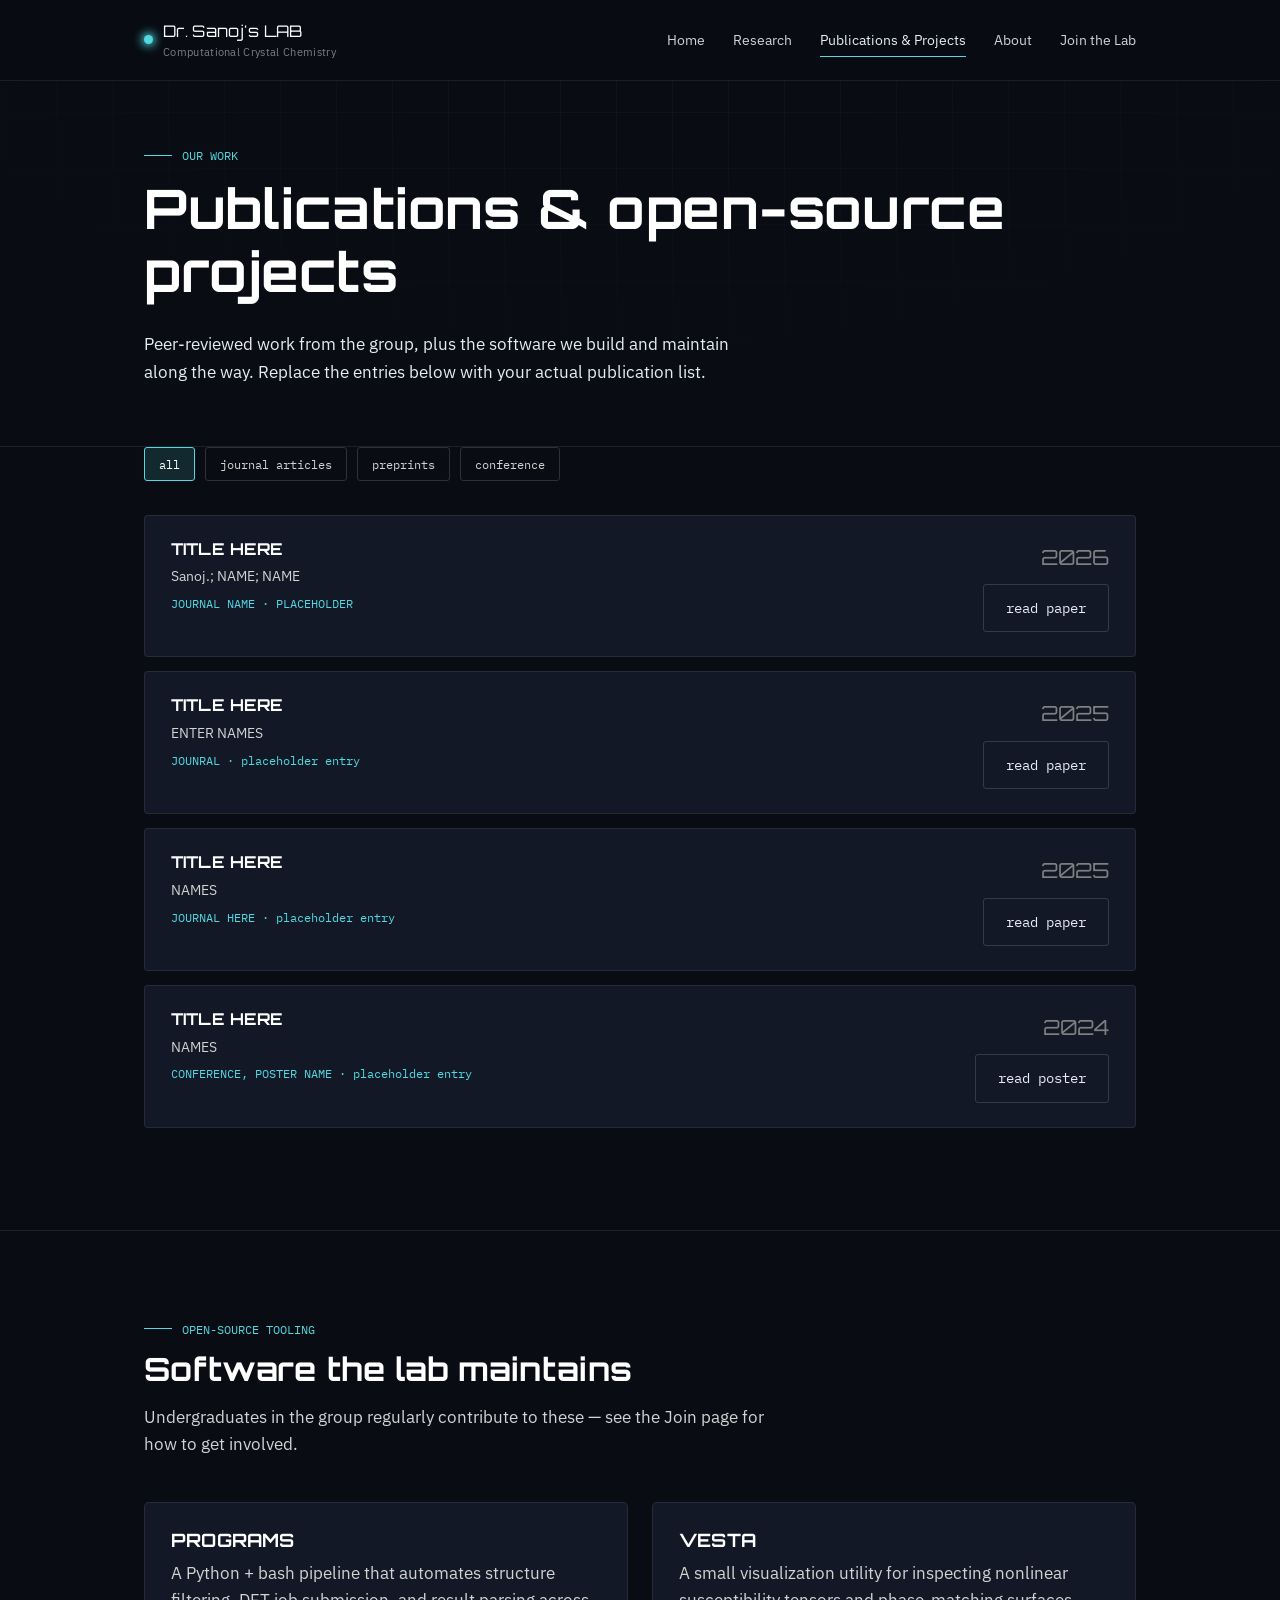
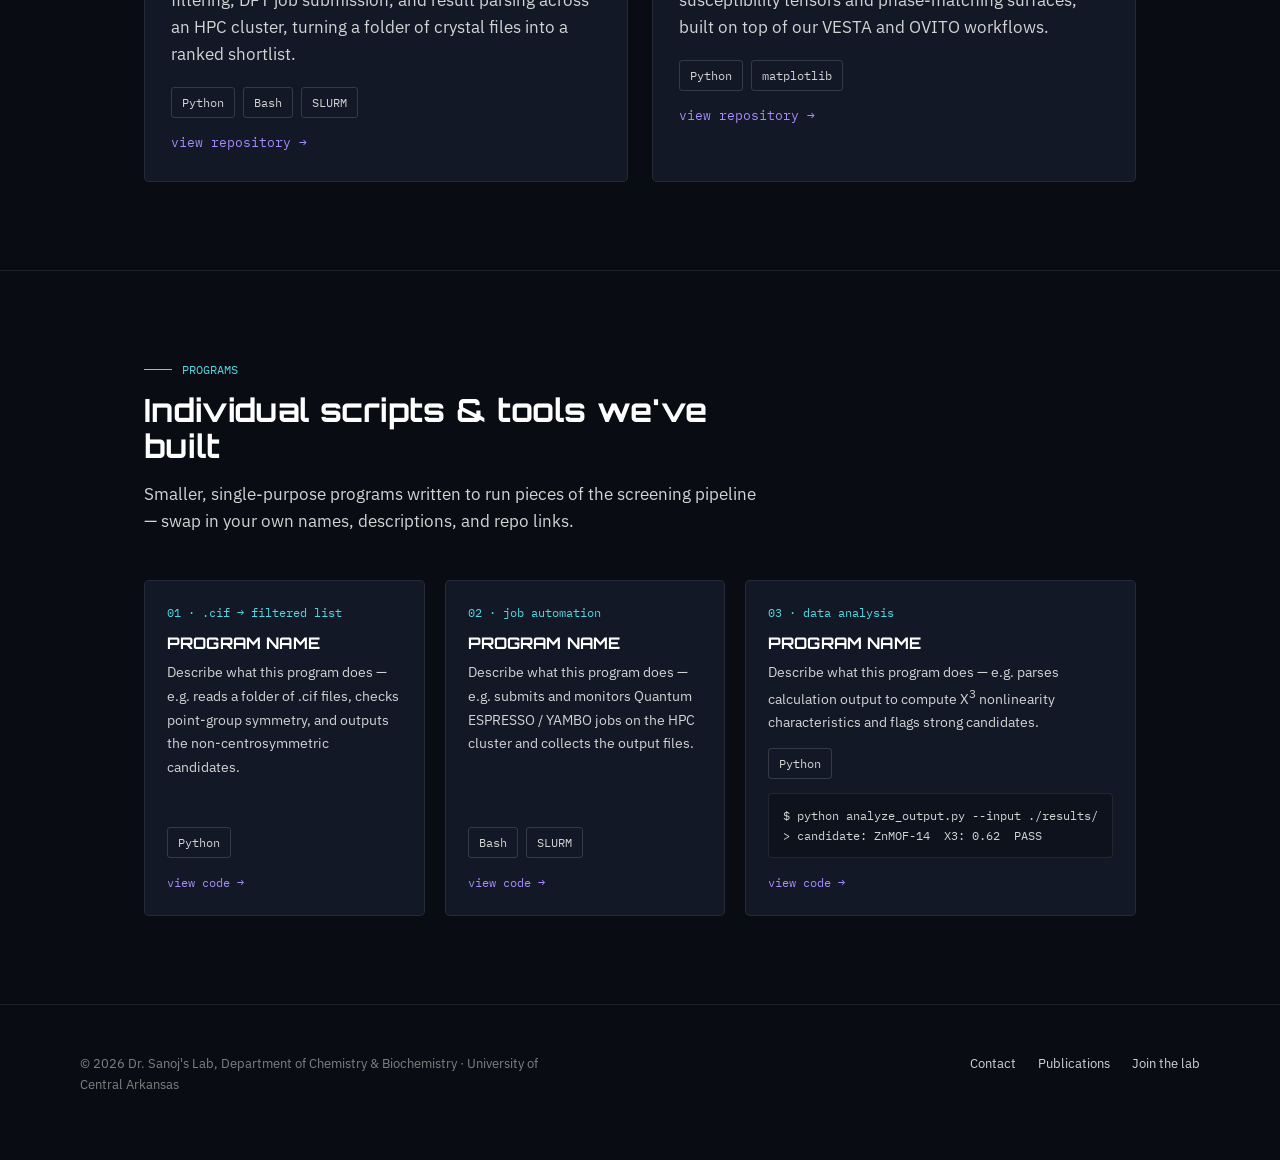
<file: work.html>
<!DOCTYPE html>
<html lang="en">
<head>
<meta charset="UTF-8">
<meta name="viewport" content="width=device-width, initial-scale=1.0">
<title>Publications &amp; Projects — Dr. Sanoj's Lab</title>
<link rel="preconnect" href="https://fonts.googleapis.com">
<link href="https://fonts.googleapis.com/css2?family=Orbitron:wght@600;700;800&family=IBM+Plex+Sans:wght@400;500;600&family=IBM+Plex+Mono:wght@400;500&display=swap" rel="stylesheet">
<link rel="stylesheet" href="style.css">
<style>
  .page-hero{ padding: 64px 0 40px; }

  .filter-row{ display:flex; gap:10px; flex-wrap:wrap; margin-bottom: 34px; }
  .filter-btn{
    font-family: var(--mono); font-size:0.78rem;
    padding: 8px 14px; border:1px solid var(--line-strong); border-radius:3px;
    background:transparent; color: var(--text-dim); cursor:pointer;
  }
  .filter-btn.active, .filter-btn:hover{ color:#fff; border-color: var(--cyan); background: var(--cyan-dim); }

  .pub{
    border: 1px solid var(--line);
    border-radius: 4px;
    padding: 24px 26px;
    margin-bottom: 14px;
    display:flex; justify-content:space-between; gap: 24px; flex-wrap:wrap;
    background: var(--surface);
  }
  .pub-main{ max-width: 640px; }
  .pub h3{ font-size: 1.02rem; margin-bottom: 6px; color: #fff; }
  .pub .authors{ color: var(--text-dim); font-size:0.9rem; margin-bottom: 6px; }
  .pub .venue{ font-family: var(--mono); font-size: 0.76rem; color: var(--cyan); }
  .pub .side{ display:flex; flex-direction:column; align-items:flex-end; gap:10px; justify-content:center; }
  .pub .year{ font-family: var(--display); font-size:1.3rem; color: var(--text-faint); }

  .proj-grid{ display:grid; grid-template-columns: repeat(2, 1fr); gap: 24px; }
  @media (max-width: 760px){ .proj-grid{ grid-template-columns:1fr; } }
  .proj{
    border:1px solid var(--line); border-radius:5px; padding: 26px;
    background: var(--surface);
  }
  .proj .stack{ margin-top: 14px; display:flex; gap:8px; flex-wrap:wrap; }
  .proj a.repo{ font-family: var(--mono); font-size: 0.8rem; color: var(--violet); display:inline-block; margin-top:14px; }
  .proj a.repo:hover{ color: var(--cyan); }

  /* programs showcase */
  .prog-grid{ display:grid; grid-template-columns: repeat(3, 1fr); gap: 20px; }
  @media (max-width: 900px){ .prog-grid{ grid-template-columns: 1fr 1fr; } }
  @media (max-width: 620px){ .prog-grid{ grid-template-columns: 1fr; } }
  .program{
    border:1px solid var(--line); border-radius:5px; padding: 22px;
    background: var(--surface);
    display:flex; flex-direction:column;
  }
  .program .prog-icon{
    font-family: var(--mono); font-size:0.72rem; color: var(--cyan);
    margin-bottom:12px;
  }
  .program h3{ font-size: 1rem; margin-bottom:8px; }
  .program p{ font-size: 0.9rem; margin-bottom: 0; flex-grow:1; }
  .program .stack{ margin-top: 14px; display:flex; gap:8px; flex-wrap:wrap; }
  .program pre{
    margin-top: 14px; margin-bottom:0;
    background: var(--bg-alt); border:1px solid var(--line);
    border-radius:4px; padding: 12px 14px;
    font-family: var(--mono); font-size:0.74rem; color: var(--text-dim);
    overflow-x:auto; white-space:pre;
  }
  .program a.repo{ font-family: var(--mono); font-size: 0.78rem; color: var(--violet); display:inline-block; margin-top:14px; }
  .program a.repo:hover{ color: var(--cyan); }
</style>
</head>
<body>

<header class="site">
  <div class="nav">
    <a class="brand" href="index.html">
      <span class="node"></span>
      <span>Dr. Sanoj's LAB<small>Computational Crystal Chemistry</small></span>
    </a>
    <button class="nav-toggle" aria-label="Toggle menu" aria-expanded="false">☰</button>
    <nav class="links">
      <a href="index.html">Home</a>
      <a href="research.html">Research</a>
      <a href="work.html">Publications &amp; Projects</a>
      <a href="about.html">About</a>
      <a href="join.html">Join the Lab</a>
    </nav>
  </div>
</header>

<section class="page-hero">
  <div class="wrap">
    <div class="kicker"><span class="rule"></span>OUR WORK</div>
    <h1>Publications &amp; open-source projects</h1>
    <p class="lead">Peer-reviewed work from the group, plus the software we build and maintain along the way. Replace the entries below with your actual publication list.</p>
  </div>
</section>

<section style="padding-top:0;">
  <div class="wrap">
    <div class="filter-row" role="group" aria-label="Filter publications">
      <button class="filter-btn active" data-filter="all">all</button>
      <button class="filter-btn" data-filter="journal">journal articles</button>
      <button class="filter-btn" data-filter="preprint">preprints</button>
      <button class="filter-btn" data-filter="conference">conference</button>
    </div>

    <div id="pub-list">
      <div class="pub" data-type="journal">
        <div class="pub-main">
          <h3>TITLE HERE</h3>
          <div class="authors">Sanoj.; NAME; NAME</div>
          <div class="venue">JOURNAL NAME · PLACEHOLDER</div>
        </div>
        <div class="side"><span class="year">2026</span><a class="btn" href="#">read paper</a></div>
      </div>

      <div class="pub" data-type="preprint">
        <div class="pub-main">
          <h3>TITLE HERE</h3>
          <div class="authors">ENTER NAMES</div>
          <div class="venue">JOUNRAL · placeholder entry</div>
        </div>
        <div class="side"><span class="year">2025</span><a class="btn" href="#">read paper</a></div>
      </div>

      <div class="pub" data-type="journal">
        <div class="pub-main">
          <h3>TITLE HERE</h3>
          <div class="authors">NAMES</div>
          <div class="venue">JOURNAL HERE · placeholder entry</div>
        </div>
        <div class="side"><span class="year">2025</span><a class="btn" href="#">read paper</a></div>
      </div>

      <div class="pub" data-type="conference">
        <div class="pub-main">
          <h3>TITLE HERE</h3>
          <div class="authors">NAMES</div>
          <div class="venue">CONFERENCE, POSTER NAME · placeholder entry</div>
        </div>
        <div class="side"><span class="year">2024</span><a class="btn" href="#">read poster</a></div>
      </div>
    </div>
  </div>
</section>

<section>
  <div class="wrap">
    <div class="section-head">
      <div class="kicker"><span class="rule"></span>OPEN-SOURCE TOOLING</div>
      <h2>Software the lab maintains</h2>
      <p>Undergraduates in the group regularly contribute to these — see the Join page for how to get involved.</p>
    </div>
    <div class="proj-grid">
      <div class="proj">
        <h3>PROGRAMS</h3>
        <p>A Python + bash pipeline that automates structure filtering, DFT job submission, and result parsing across an HPC cluster, turning a folder of crystal files into a ranked shortlist.</p>
        <div class="stack"><span class="chip mono">Python</span><span class="chip mono">Bash</span><span class="chip mono">SLURM</span></div>
        <a class="repo" href="#">view repository →</a>
      </div>
      <div class="proj">
        <h3>VESTA</h3>
        <p>A small visualization utility for inspecting nonlinear susceptibility tensors and phase-matching surfaces, built on top of our VESTA and OVITO workflows.</p>
        <div class="stack"><span class="chip mono">Python</span><span class="chip mono">matplotlib</span></div>
        <a class="repo" href="#">view repository →</a>
      </div>
    </div>
  </div>
</section>

<section>
  <div class="wrap">
    <div class="section-head">
      <div class="kicker"><span class="rule"></span>PROGRAMS</div>
      <h2>Individual scripts &amp; tools we've built</h2>
      <p>Smaller, single-purpose programs written to run pieces of the screening pipeline — swap in your own names, descriptions, and repo links.</p>
    </div>
    <div class="prog-grid">
      <div class="program">
        <span class="prog-icon">01 · .cif → filtered list</span>
        <h3>PROGRAM NAME</h3>
        <p>Describe what this program does — e.g. reads a folder of .cif files, checks point-group symmetry, and outputs the non-centrosymmetric candidates.</p>
        <div class="stack"><span class="chip mono">Python</span></div>
        <a class="repo" href="#">view code →</a>
      </div>
      <div class="program">
        <span class="prog-icon">02 · job automation</span>
        <h3>PROGRAM NAME</h3>
        <p>Describe what this program does — e.g. submits and monitors Quantum ESPRESSO / YAMBO jobs on the HPC cluster and collects the output files.</p>
        <div class="stack"><span class="chip mono">Bash</span><span class="chip mono">SLURM</span></div>
        <a class="repo" href="#">view code →</a>
      </div>
      <div class="program">
        <span class="prog-icon">03 · data analysis</span>
        <h3>PROGRAM NAME</h3>
        <p>Describe what this program does — e.g. parses calculation output to compute X<sup>3</sup> nonlinearity characteristics and flags strong candidates.</p>
        <div class="stack"><span class="chip mono">Python</span></div>
        <pre>$ python analyze_output.py --input ./results/
&gt; candidate: ZnMOF-14  X3: 0.62  PASS</pre>
        <a class="repo" href="#">view code →</a>
      </div>
    </div>
  </div>
</section>

<footer>
  <div class="wrap">
    <p>© 2026 Dr. Sanoj's Lab, Department of Chemistry &amp; Biochemistry · University of Central Arkansas</p>
    <div class="flinks">
      <a href="about.html#contact">Contact</a>
      <a href="work.html">Publications</a>
      <a href="join.html">Join the lab</a>
    </div>
  </div>
</footer>

<script src="script.js"></script>
<script>
  document.querySelectorAll('.filter-btn').forEach(btn => {
    btn.addEventListener('click', () => {
      document.querySelectorAll('.filter-btn').forEach(b => b.classList.remove('active'));
      btn.classList.add('active');
      const f = btn.dataset.filter;
      document.querySelectorAll('.pub').forEach(p => {
        p.style.display = (f === 'all' || p.dataset.type === f) ? 'flex' : 'none';
      });
    });
  });
</script>
</body>
</html>
</file>
<file: style.css>
/* ==========================================================================
   Crystal Lattice — research group site
   Tokens
   ========================================================================== */
:root{
  --bg: #090c13;
  --bg-alt: #0d121c;
  --surface: #121826;
  --surface-2: #161d2d;
  --line: rgba(232,237,245,0.09);
  --line-strong: rgba(232,237,245,0.16);
  --text: #e8edf5;
  --text-dim: #D3D3D3;
  --text-faint: #808080;
  --cyan: #52d8e0;
  --violet: #a98bff;
  --amber: #ffb066;
  --cyan-dim: rgba(82,216,224,0.14);
  --violet-dim: rgba(169,139,255,0.14);

  --display: "Orbitron", "Segoe UI", sans-serif;
  --body: "IBM Plex Sans", "Segoe UI", sans-serif;
  --mono: "IBM Plex Mono", ui-monospace, monospace;

  --max: 1120px;
  --edge: clamp(24px, 5vw, 64px);
}

@media (prefers-color-scheme: light){
  :root{ }
}

*{ box-sizing: border-box; }
html{ scroll-behavior: smooth; }
html,body{ margin:0; padding:0; }

body{
  background: var(--bg);
  color: var(--text);
  font-family: var(--body);
  font-size: 16.5px;
  line-height: 1.65;
  -webkit-font-smoothing: antialiased;
  position: relative;
}

/* faint lattice grid painted behind everything */
body::before{
  content:"";
  position: fixed;
  inset: 0;
  z-index: 0;
  pointer-events: none;
  background-image:
    linear-gradient(var(--line) 1px, transparent 1px),
    linear-gradient(90deg, var(--line) 1px, transparent 1px);
  background-size: 56px 56px;
  mask-image: radial-gradient(ellipse 90% 60% at 50% 0%, black 0%, transparent 75%);
  opacity: .5;
}

a{ color: inherit; text-decoration: none; }
img{ max-width: 100%; display:block; }

::selection{ background: var(--violet-dim); color: var(--text); }

:focus-visible{
  outline: 2px solid var(--cyan);
  outline-offset: 3px;
  border-radius: 2px;
}

.wrap{
  max-width: var(--max);
  margin: 0 auto;
  padding-left: var(--edge);
  padding-right: var(--edge);
  position: relative;
  z-index: 1;
}

h1,h2,h3,h4{
  font-family: var(--display);
  font-weight: 700;
  letter-spacing: 0.01em;
  line-height: 1.15;
  margin: 0 0 0.5em;
  color: #fff;
}

h1{ font-size: clamp(2.1rem, 4.4vw, 3.4rem); }
h2{ font-size: clamp(1.5rem, 2.6vw, 2rem); }
h3{ font-size: 1.15rem; }

p{ margin: 0 0 1.1em; color: var(--text-dim); max-width: 62ch; }
p.lead{ color: var(--text); font-size: 1.08rem; }

.mono{ font-family: var(--mono); }

/* ---------------------------------------------------------------------- */
/* Header / nav                                                           */
/* ---------------------------------------------------------------------- */
header.site{
  position: sticky;
  top: 0;
  z-index: 50;
  background: rgba(9,12,19,0.82);
  backdrop-filter: blur(10px);
  border-bottom: 1px solid var(--line);
}
.nav{
  display:flex;
  align-items:center;
  justify-content: space-between;
  padding: 18px var(--edge);
  max-width: var(--max);
  margin: 0 auto;
}
.brand{
  display:flex;
  align-items:center;
  gap:10px;
  font-family: var(--display);
  font-size: 1rem;
  color:#fff;
  letter-spacing:0.02em;
}
.brand .node{
  width:9px; height:9px; border-radius:50%;
  background: var(--cyan);
  box-shadow: 0 0 10px 2px var(--cyan);
  animation: pulse 2.6s ease-in-out infinite;
}
.brand small{
  display:block;
  color: var(--text-faint);
  font-family: var(--body);
  font-size: 0.66rem;
  font-weight: 400;
  letter-spacing: 0.03em;
}
nav.links{ display:flex; gap: 28px; }
nav.links a{
  position:relative;
  font-size: 0.86rem;
  color: var(--text-dim);
  padding: 4px 0;
  transition: color .2s ease;
}
nav.links a::after{
  content:"";
  position:absolute; left:0; right:100%; bottom:-2px;
  height:1.5px; background: var(--cyan);
  transition: right .25s ease;
}
nav.links a:hover, nav.links a.active{ color: var(--text); }
nav.links a:hover::after, nav.links a.active::after{ right:0; }

.nav-toggle{ display:none; background:none; border:1px solid var(--line-strong); color:var(--text); width:38px; height:38px; border-radius:6px; }

@media (max-width: 760px){
  nav.links{
    position:absolute; top:100%; left:0; right:0;
    flex-direction:column; gap:0;
    background: var(--bg-alt);
    border-bottom: 1px solid var(--line);
    max-height:0; overflow:hidden;
    transition: max-height .3s ease;
  }
  nav.links.open{ max-height: 320px; }
  nav.links a{ padding: 16px var(--edge); border-top:1px solid var(--line); }
  .nav-toggle{ display:block; }
}

/* ---------------------------------------------------------------------- */
/* Buttons / chips                                                        */
/* ---------------------------------------------------------------------- */
.btn{
  display:inline-flex; align-items:center; gap:8px;
  padding: 12px 22px;
  border-radius: 3px;
  font-family: var(--mono);
  font-size: 0.85rem;
  border: 1px solid var(--line-strong);
  color: var(--text);
  transition: border-color .2s ease, background .2s ease, transform .15s ease;
}
.btn:hover{ border-color: var(--cyan); background: var(--cyan-dim); transform: translateY(-1px); }
.btn.primary{
  background: linear-gradient(135deg, var(--cyan), var(--violet));
  color:#0a0e17; font-weight:600; border:none;
}
.btn.primary:hover{ filter: brightness(1.08); transform: translateY(-1px); }

.chip{
  display:inline-block;
  font-family: var(--mono);
  font-size: 0.72rem;
  padding: 5px 10px;
  border: 1px solid var(--line-strong);
  border-radius: 3px;
  color: var(--text-dim);
}

/* ---------------------------------------------------------------------- */
/* Sections / layout helpers                                              */
/* ---------------------------------------------------------------------- */
section{ padding: 88px 0; position:relative; z-index:1; border-bottom: 1px solid var(--line); }
section:last-of-type{ border-bottom:none; }

.section-head{ margin-bottom: 44px; max-width: 640px; }
.kicker{
  font-family: var(--mono);
  font-size: 0.78rem;
  color: var(--cyan);
  margin-bottom: 12px;
  display:flex; align-items:center; gap:10px;
}
.kicker .rule{ width: 28px; height:1px; background: var(--cyan); display:inline-block; }

.grid-2{ display:grid; grid-template-columns: 1fr 1fr; gap: 48px; }
.grid-3{ display:grid; grid-template-columns: repeat(3,1fr); gap: 28px; }
@media (max-width: 820px){ .grid-2, .grid-3{ grid-template-columns: 1fr; } }

.card{
  background: var(--surface);
  border: 1px solid var(--line);
  border-radius: 4px;
  padding: 28px;
}
.card:hover{ border-color: var(--line-strong); }

/* ---------------------------------------------------------------------- */
/* Footer                                                                 */
/* ---------------------------------------------------------------------- */
footer{
  padding: 48px var(--edge) 64px;
  border-top: 1px solid var(--line);
  position:relative; z-index:1;
}
footer .wrap{ padding:0; display:flex; justify-content:space-between; flex-wrap:wrap; gap:20px; }
footer p{ color: var(--text-faint); font-size:0.82rem; margin:0; }
footer .flinks{ display:flex; gap:22px; }
footer .flinks a{ color: var(--text-dim); font-size:0.82rem; }
footer .flinks a:hover{ color: var(--cyan); }

@keyframes pulse{
  0%,100%{ opacity:1; }
  50%{ opacity:.35; }
}

@media (prefers-reduced-motion: reduce){
  *{ animation-duration: 0.001ms !important; animation-iteration-count: 1 !important; transition-duration: 0.001ms !important; scroll-behavior: auto !important; }
}
</file>
